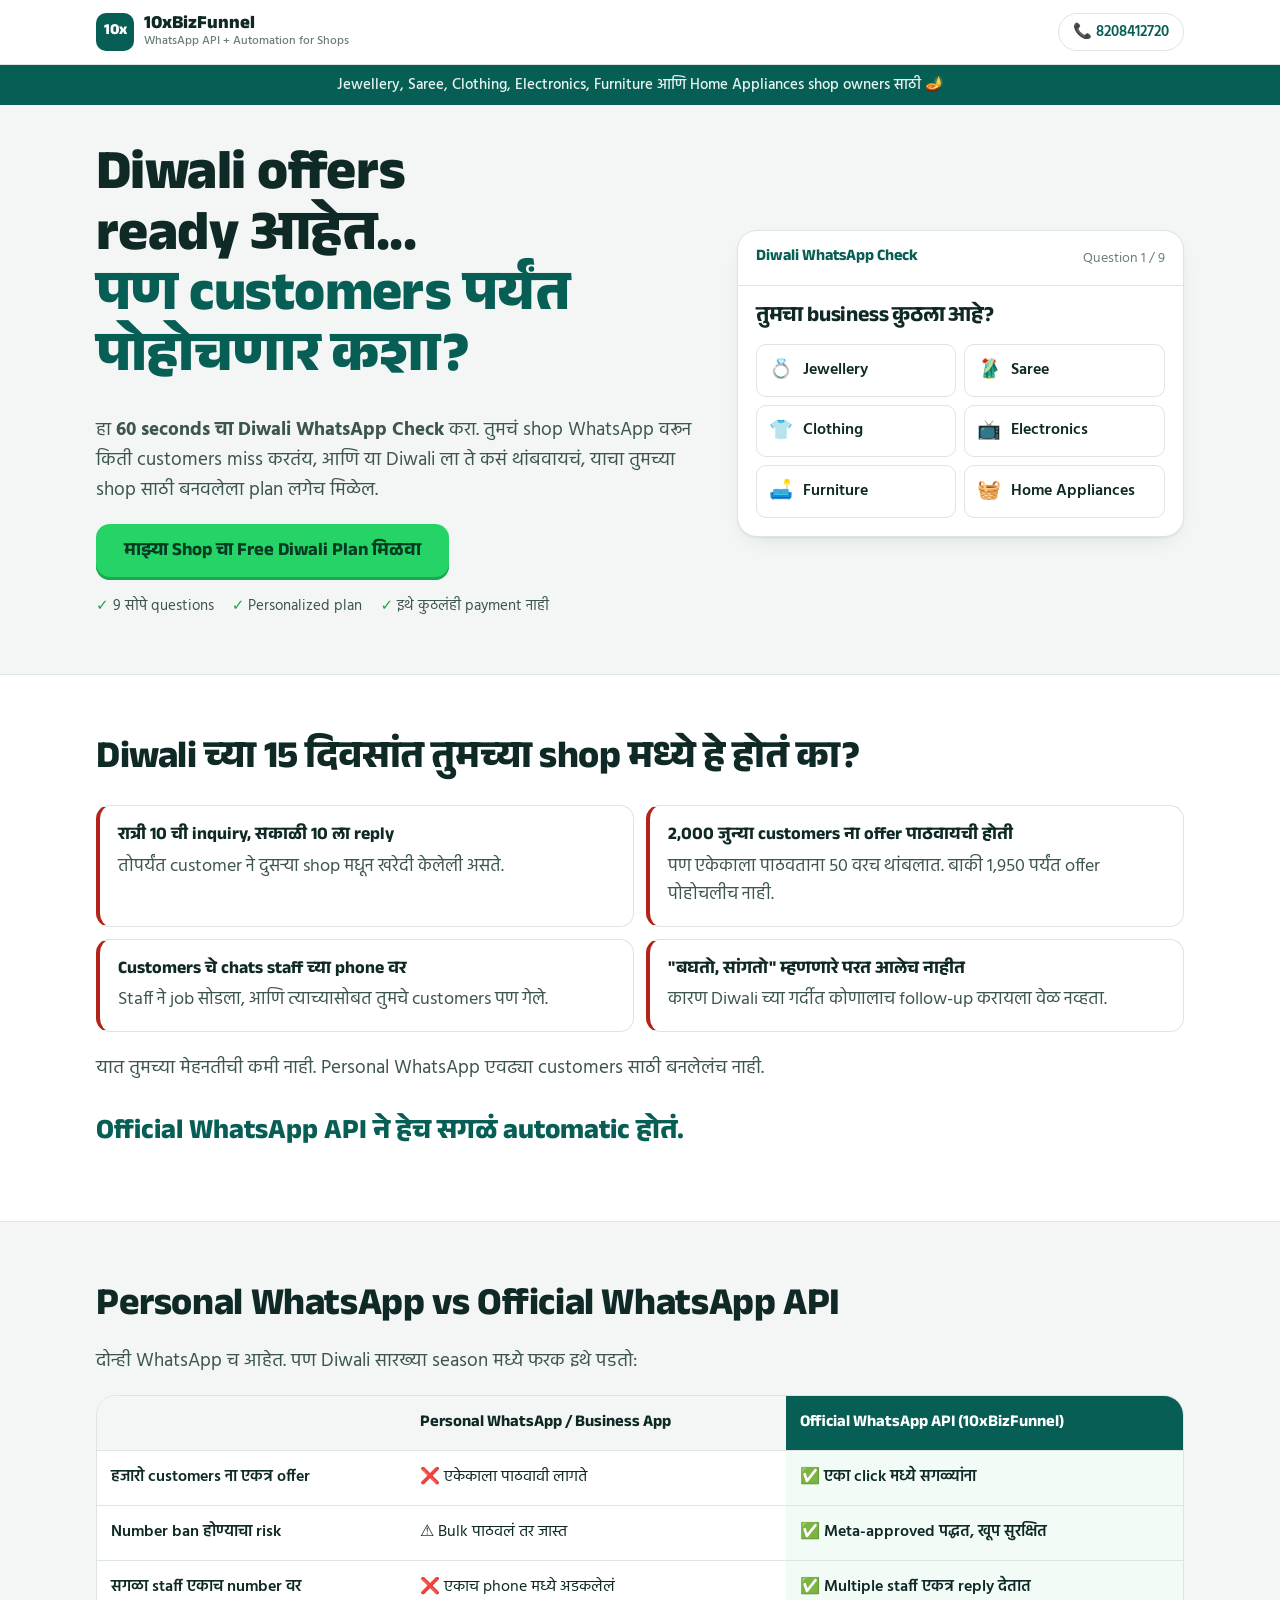
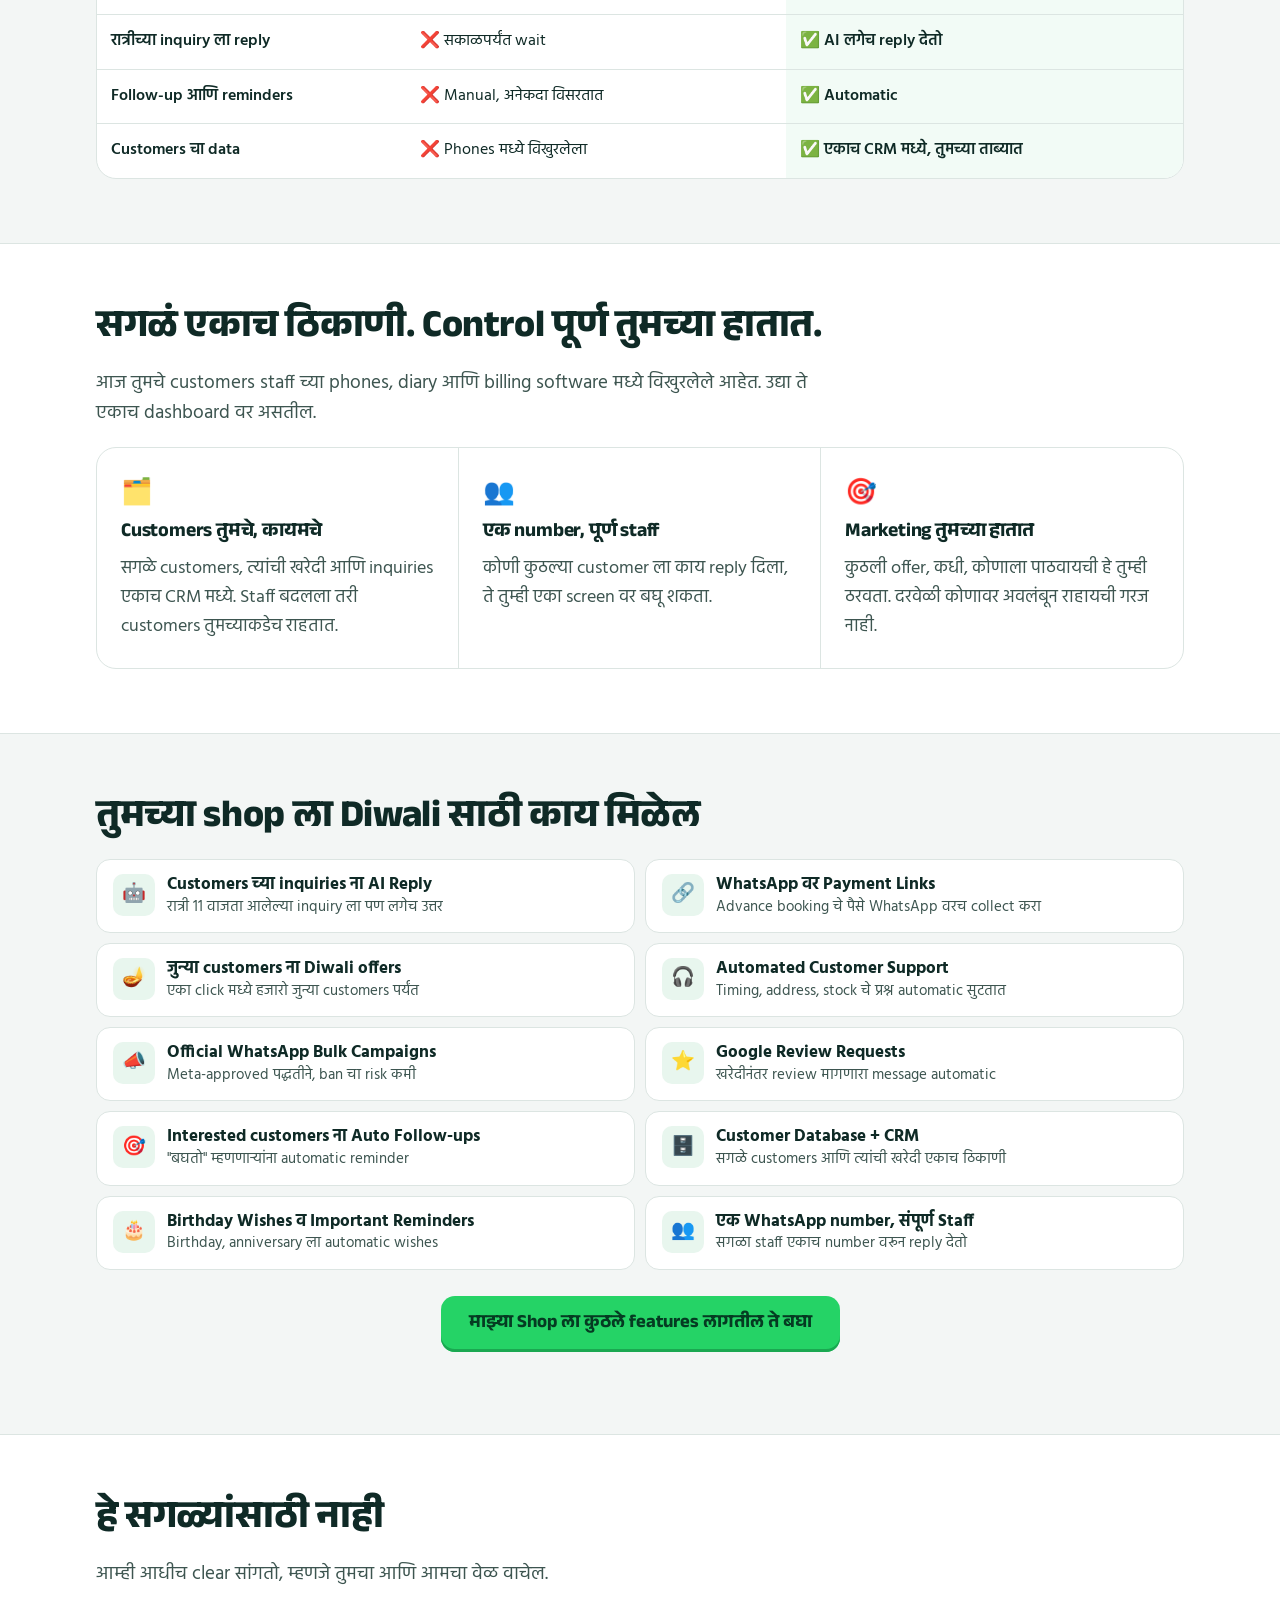
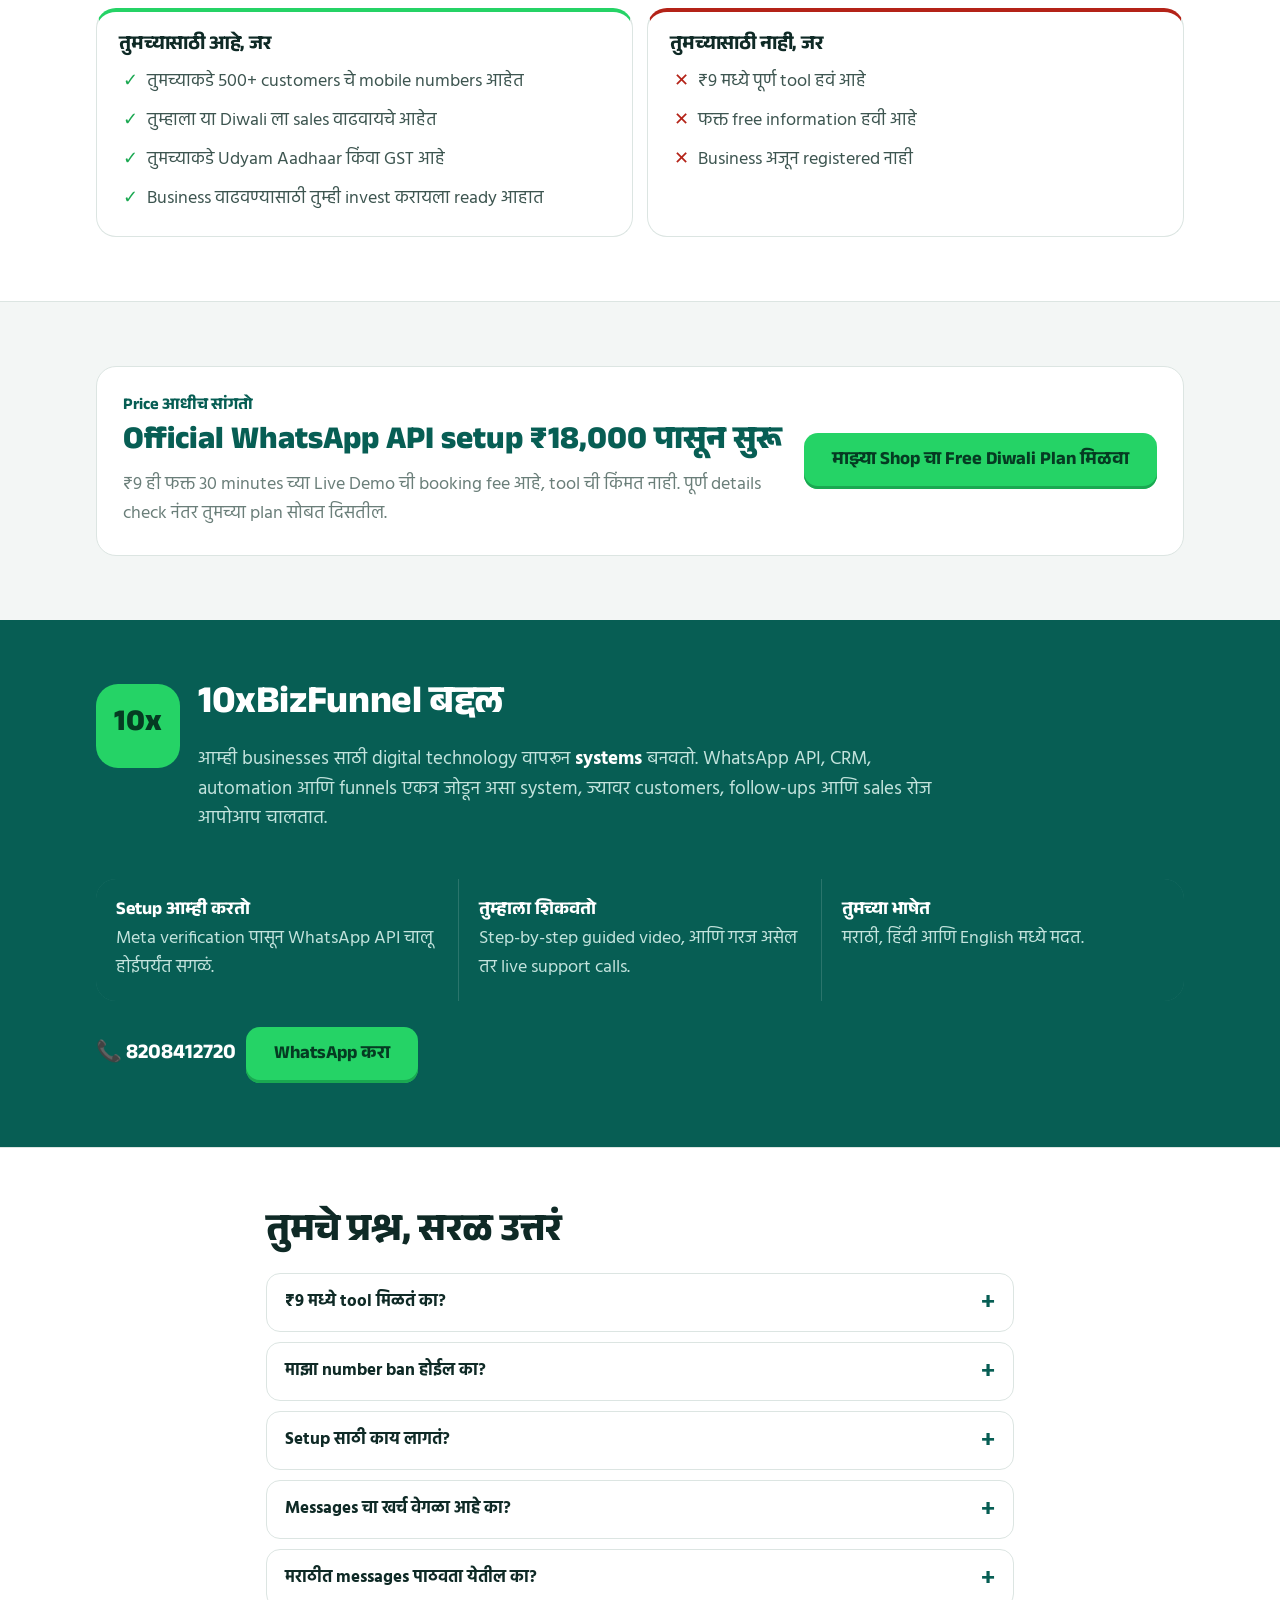
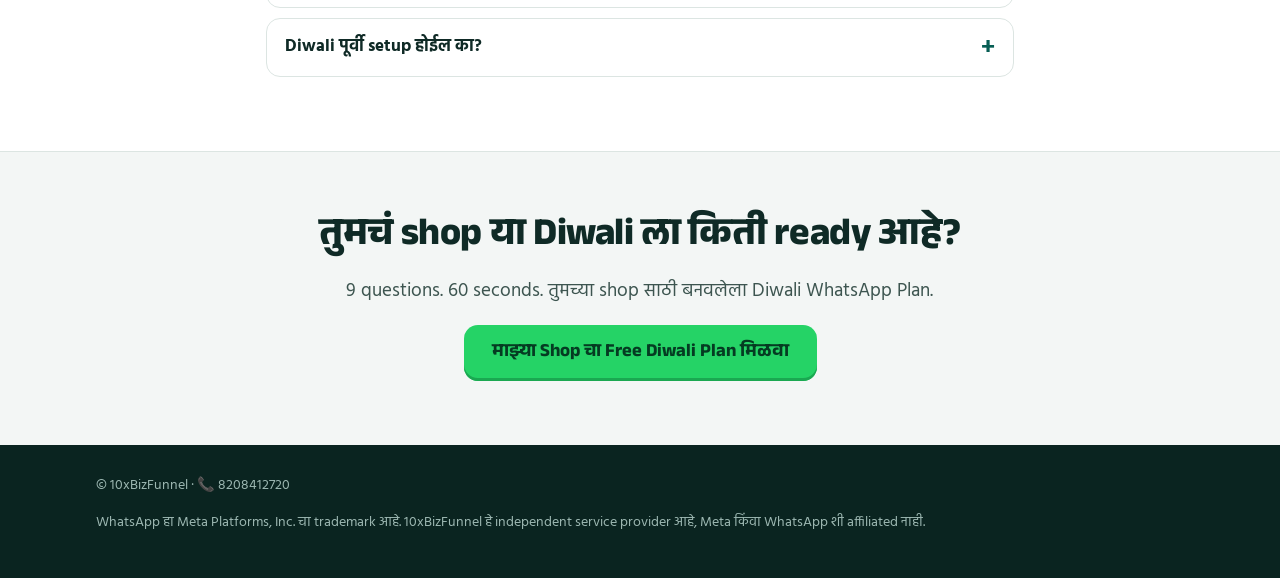
<file: index.html>
<!doctype html>
<html lang="mr">
<head>
<meta charset="utf-8">
<meta name="viewport" content="width=device-width, initial-scale=1, viewport-fit=cover">
<title>Diwali WhatsApp Check | 10xBizFunnel</title>
<meta name="description" content="Jewellery, Saree, Clothing, Electronics, Furniture आणि Home Appliances shops साठी 60 seconds चा Diwali WhatsApp Check. तुमचं shop किती customers miss करतंय ते बघा आणि free personalized plan मिळवा.">
<meta name="theme-color" content="#075E54">
<link rel="preconnect" href="https://fonts.googleapis.com">
<link rel="preconnect" href="https://fonts.gstatic.com" crossorigin>
<link href="https://fonts.googleapis.com/css2?family=Anek+Devanagari:wght@600;700;800&family=Hind:wght@400;500;600;700&display=swap" rel="stylesheet">
<link rel="stylesheet" href="assets/style.css">
<!-- Meta Pixel Code -->
<script>
!function(f,b,e,v,n,t,s){if(f.fbq)return;n=f.fbq=function(){n.callMethod?
n.callMethod.apply(n,arguments):n.queue.push(arguments)};if(!f._fbq)f._fbq=n;
n.push=n;n.loaded=!0;n.version='2.0';n.queue=[];t=b.createElement(e);t.async=!0;
t.src=v;s=b.getElementsByTagName(e)[0];s.parentNode.insertBefore(t,s)}(window,
document,'script','https://connect.facebook.net/en_US/fbevents.js');
fbq('init', '312533886612641');
fbq('track', 'PageView');
</script>
<noscript><img height="1" width="1" style="display:none" alt=""
src="https://www.facebook.com/tr?id=312533886612641&ev=PageView&noscript=1"></noscript>
<!-- End Meta Pixel Code -->
</head>
<body>

<header class="topbar">
  <div class="wrap">
    <a class="brand" href="index.html" data-brand aria-label="10xBizFunnel"></a>
    <a class="call" data-call href="#">📞 <span data-cfg="phone"></span></a>
  </div>
</header>

<div class="strip"><div class="wrap">Jewellery, Saree, Clothing, Electronics, Furniture आणि Home Appliances shop owners साठी 🪔</div></div>

<main>
  <!-- HERO: message-matches the ad, and the first quiz question starts right here -->
  <section class="hero">
    <div class="wrap hero-grid">
      <div>
        <h1>Diwali offers ready आहेत...<span class="l2">पण customers पर्यंत पोहोचणार कशा?</span></h1>
        <p class="lead">हा <b>60 seconds चा Diwali WhatsApp Check</b> करा. तुमचं shop WhatsApp वरून किती customers miss करतंय, आणि या Diwali ला ते कसं थांबवायचं, याचा तुमच्या shop साठी बनवलेला plan लगेच मिळेल.</p>
        <a class="btn" href="quiz.html">माझ्या Shop चा Free Diwali Plan मिळवा</a>
        <ul class="reassure">
          <li>9 सोपे questions</li>
          <li>Personalized plan</li>
          <li>इथे कुठलंही payment नाही</li>
        </ul>
      </div>

      <div class="qcard" aria-label="पहिला question">
        <div class="qcard-head"><b>Diwali WhatsApp Check</b><span>Question 1 / 9</span></div>
        <div class="qcard-body">
          <h3>तुमचा business कुठला आहे?</h3>
          <div class="qgrid">
            <a class="qopt" href="quiz.html?biz=Jewellery"><span class="ic">💍</span>Jewellery</a>
            <a class="qopt" href="quiz.html?biz=Saree"><span class="ic">🥻</span>Saree</a>
            <a class="qopt" href="quiz.html?biz=Clothing"><span class="ic">👕</span>Clothing</a>
            <a class="qopt" href="quiz.html?biz=Electronics"><span class="ic">📺</span>Electronics</a>
            <a class="qopt" href="quiz.html?biz=Furniture"><span class="ic">🛋️</span>Furniture</a>
            <a class="qopt" href="quiz.html?biz=Home%20Appliances"><span class="ic">🧺</span>Home Appliances</a>
          </div>
        </div>
      </div>
    </div>
  </section>

  <!-- PROBLEM: make the leak visible -->
  <section class="section section-white">
    <div class="wrap">
      <h2>Diwali च्या 15 दिवसांत तुमच्या shop मध्ये हे होतं का?</h2>
      <div class="pains">
        <div class="pain"><b>रात्री 10 ची inquiry, सकाळी 10 ला reply</b><span>तोपर्यंत customer ने दुसऱ्या shop मधून खरेदी केलेली असते.</span></div>
        <div class="pain"><b>2,000 जुन्या customers ना offer पाठवायची होती</b><span>पण एकेकाला पाठवताना 50 वरच थांबलात. बाकी 1,950 पर्यंत offer पोहोचलीच नाही.</span></div>
        <div class="pain"><b>Customers चे chats staff च्या phone वर</b><span>Staff ने job सोडला, आणि त्याच्यासोबत तुमचे customers पण गेले.</span></div>
        <div class="pain"><b>"बघतो, सांगतो" म्हणणारे परत आलेच नाहीत</b><span>कारण Diwali च्या गर्दीत कोणालाच follow-up करायला वेळ नव्हता.</span></div>
      </div>
      <p class="lead">यात तुमच्या मेहनतीची कमी नाही. Personal WhatsApp एवढ्या customers साठी बनलेलंच नाही.</p>
      <p class="turn">Official WhatsApp API ने हेच सगळं automatic होतं.</p>
    </div>
  </section>

  <!-- WHY API -->
  <section class="section">
    <div class="wrap">
      <h2>Personal WhatsApp vs Official WhatsApp API</h2>
      <p class="lead">दोन्ही WhatsApp च आहेत. पण Diwali सारख्या season मध्ये फरक इथे पडतो:</p>
      <div class="table-scroll">
        <table class="compare">
          <thead>
            <tr><th></th><th>Personal WhatsApp / Business App</th><th class="us">Official WhatsApp API (10xBizFunnel)</th></tr>
          </thead>
          <tbody>
            <tr><td class="row-label">हजारो customers ना एकत्र offer</td><td data-k="आत्ता">❌ एकेकाला पाठवावी लागते</td><td class="us" data-k="API ने">✅ एका click मध्ये सगळ्यांना</td></tr>
            <tr><td class="row-label">Number ban होण्याचा risk</td><td data-k="आत्ता">⚠️ Bulk पाठवलं तर जास्त</td><td class="us" data-k="API ने">✅ Meta-approved पद्धत, खूप सुरक्षित</td></tr>
            <tr><td class="row-label">सगळा staff एकाच number वर</td><td data-k="आत्ता">❌ एकाच phone मध्ये अडकलेलं</td><td class="us" data-k="API ने">✅ Multiple staff एकत्र reply देतात</td></tr>
            <tr><td class="row-label">रात्रीच्या inquiry ला reply</td><td data-k="आत्ता">❌ सकाळपर्यंत wait</td><td class="us" data-k="API ने">✅ AI लगेच reply देतो</td></tr>
            <tr><td class="row-label">Follow-up आणि reminders</td><td data-k="आत्ता">❌ Manual, अनेकदा विसरतात</td><td class="us" data-k="API ने">✅ Automatic</td></tr>
            <tr><td class="row-label">Customers चा data</td><td data-k="आत्ता">❌ Phones मध्ये विखुरलेला</td><td class="us" data-k="API ने">✅ एकाच CRM मध्ये, तुमच्या ताब्यात</td></tr>
          </tbody>
        </table>
      </div>
    </div>
  </section>

  <!-- CONTROL -->
  <section class="section section-white">
    <div class="wrap">
      <h2>सगळं एकाच ठिकाणी. Control पूर्ण तुमच्या हातात.</h2>
      <p class="lead">आज तुमचे customers staff च्या phones, diary आणि billing software मध्ये विखुरलेले आहेत. उद्या ते एकाच dashboard वर असतील.</p>
      <div class="pillars">
        <div class="pillar"><div class="ic">🗂️</div><h3>Customers तुमचे, कायमचे</h3><p>सगळे customers, त्यांची खरेदी आणि inquiries एकाच CRM मध्ये. Staff बदलला तरी customers तुमच्याकडेच राहतात.</p></div>
        <div class="pillar"><div class="ic">👥</div><h3>एक number, पूर्ण staff</h3><p>कोणी कुठल्या customer ला काय reply दिला, ते तुम्ही एका screen वर बघू शकता.</p></div>
        <div class="pillar"><div class="ic">🎯</div><h3>Marketing तुमच्या हातात</h3><p>कुठली offer, कधी, कोणाला पाठवायची हे तुम्ही ठरवता. दरवेळी कोणावर अवलंबून राहायची गरज नाही.</p></div>
      </div>
    </div>
  </section>

  <!-- FEATURES (same as ad) -->
  <section class="section">
    <div class="wrap">
      <h2>तुमच्या shop ला Diwali साठी काय मिळेल</h2>
      <div class="features">
        <div class="feature"><span class="ic">🤖</span><div><b>Customers च्या inquiries ना AI Reply</b><span>रात्री 11 वाजता आलेल्या inquiry ला पण लगेच उत्तर</span></div></div>
        <div class="feature"><span class="ic">🔗</span><div><b>WhatsApp वर Payment Links</b><span>Advance booking चे पैसे WhatsApp वरच collect करा</span></div></div>
        <div class="feature"><span class="ic">🪔</span><div><b>जुन्या customers ना Diwali offers</b><span>एका click मध्ये हजारो जुन्या customers पर्यंत</span></div></div>
        <div class="feature"><span class="ic">🎧</span><div><b>Automated Customer Support</b><span>Timing, address, stock चे प्रश्न automatic सुटतात</span></div></div>
        <div class="feature"><span class="ic">📣</span><div><b>Official WhatsApp Bulk Campaigns</b><span>Meta-approved पद्धतीने, ban चा risk कमी</span></div></div>
        <div class="feature"><span class="ic">⭐</span><div><b>Google Review Requests</b><span>खरेदीनंतर review मागणारा message automatic</span></div></div>
        <div class="feature"><span class="ic">🎯</span><div><b>Interested customers ना Auto Follow-ups</b><span>"बघतो" म्हणणाऱ्यांना automatic reminder</span></div></div>
        <div class="feature"><span class="ic">🗄️</span><div><b>Customer Database + CRM</b><span>सगळे customers आणि त्यांची खरेदी एकाच ठिकाणी</span></div></div>
        <div class="feature"><span class="ic">🎂</span><div><b>Birthday Wishes व Important Reminders</b><span>Birthday, anniversary ला automatic wishes</span></div></div>
        <div class="feature"><span class="ic">👥</span><div><b>एक WhatsApp number, संपूर्ण Staff</b><span>सगळा staff एकाच number वरून reply देतो</span></div></div>
      </div>
      <p class="center" style="margin-top:26px"><a class="btn" href="quiz.html">माझ्या Shop ला कुठले features लागतील ते बघा</a></p>
    </div>
  </section>

  <!-- FIT -->
  <section class="section section-white">
    <div class="wrap">
      <h2>हे सगळ्यांसाठी नाही</h2>
      <p class="lead">आम्ही आधीच clear सांगतो, म्हणजे तुमचा आणि आमचा वेळ वाचेल.</p>
      <div class="fit">
        <div class="fit-col yes">
          <h3>तुमच्यासाठी आहे, जर</h3>
          <ul>
            <li>तुमच्याकडे 500+ customers चे mobile numbers आहेत</li>
            <li>तुम्हाला या Diwali ला sales वाढवायचे आहेत</li>
            <li>तुमच्याकडे Udyam Aadhaar किंवा GST आहे</li>
            <li>Business वाढवण्यासाठी तुम्ही invest करायला ready आहात</li>
          </ul>
        </div>
        <div class="fit-col no">
          <h3>तुमच्यासाठी नाही, जर</h3>
          <ul>
            <li>₹9 मध्ये पूर्ण tool हवं आहे</li>
            <li>फक्त free information हवी आहे</li>
            <li>Business अजून registered नाही</li>
          </ul>
        </div>
      </div>
    </div>
  </section>

  <!-- PRICE TRANSPARENCY -->
  <section class="section">
    <div class="wrap">
      <div class="price-note">
        <div>
          <p class="kicker">Price आधीच सांगतो</p>
          <p class="big">Official WhatsApp API setup <span data-cfg="priceBasic"></span> पासून सुरू</p>
          <p class="muted" style="margin:.5em 0 0">₹9 ही फक्त 30 minutes च्या Live Demo ची booking fee आहे, tool ची किंमत नाही. पूर्ण details check नंतर तुमच्या plan सोबत दिसतील.</p>
        </div>
        <a class="btn" href="quiz.html">माझ्या Shop चा Free Diwali Plan मिळवा</a>
      </div>
    </div>
  </section>

  <!-- COMPANY -->
  <section class="section section-brand">
    <div class="wrap company">
      <div class="company-intro">
        <span class="company-mark" aria-hidden="true">10x</span>
        <div>
          <h2>10xBizFunnel बद्दल</h2>
          <p class="lead">आम्ही businesses साठी digital technology वापरून <b style="color:#fff">systems</b> बनवतो. WhatsApp API, CRM, automation आणि funnels एकत्र जोडून असा system, ज्यावर customers, follow-ups आणि sales रोज आपोआप चालतात.</p>
        </div>
      </div>
      <div class="company-points">
        <div><b>Setup आम्ही करतो</b><span>Meta verification पासून WhatsApp API चालू होईपर्यंत सगळं.</span></div>
        <div><b>तुम्हाला शिकवतो</b><span>Step-by-step guided video, आणि गरज असेल तर live support calls.</span></div>
        <div><b>तुमच्या भाषेत</b><span>मराठी, हिंदी आणि English मध्ये मदत.</span></div>
      </div>
      <div class="contact-row">
        <span class="phone-text">📞 <span data-cfg="phone"></span></span>
        <a class="btn" data-wa href="#">WhatsApp करा</a>
      </div>
    </div>
  </section>

  <!-- TESTIMONIALS: shown only when real ones are added in config.js -->
  <section class="section" data-testimonials>
    <div class="wrap">
      <h2>Shop owners काय म्हणतात</h2>
      <div class="testis"></div>
    </div>
  </section>

  <!-- FAQ -->
  <section class="section section-white">
    <div class="wrap narrow faq">
      <h2>तुमचे प्रश्न, सरळ उत्तरं</h2>
      <details><summary>₹9 मध्ये tool मिळतं का?</summary><p>नाही. ₹9 फक्त 30 minutes च्या Live Demo ची booking fee आहे. Tool <span data-cfg="priceBasic"></span> पासून सुरू होतं. ही fee फक्त serious shop owners यावेत म्हणून ठेवली आहे.</p></details>
      <details><summary>माझा number ban होईल का?</summary><p>Official WhatsApp API ही Meta ची approved पद्धत आहे. Personal WhatsApp वरून bulk पाठवण्यापेक्षा खूप सुरक्षित. Meta चे rules कसे follow करायचे ते आम्ही शिकवतो.</p></details>
      <details><summary>Setup साठी काय लागतं?</summary><p>तुमचा Udyam Aadhaar. तो मिळाला की आम्ही तुमचा WhatsApp API setup करून देतो.</p></details>
      <details><summary>Messages चा खर्च वेगळा आहे का?</summary><p>हो. Meta चे message charges वेगळे लागतात, जितके messages पाठवाल तितकेच. तुमच्या customers च्या संख्येनुसार अंदाज demo मध्ये काढून देऊ.</p></details>
      <details><summary>मराठीत messages पाठवता येतील का?</summary><p>हो. मराठी, हिंदी, English, कुठल्याही भाषेत.</p></details>
      <details><summary>Diwali पूर्वी setup होईल का?</summary><p>Meta verification ला काही दिवस लागतात. म्हणून जितक्या लवकर demo book कराल, तितकं Diwali साठी चांगलं.</p></details>
    </div>
  </section>

  <!-- FINAL CTA -->
  <section class="section">
    <div class="wrap narrow center">
      <h2>तुमचं shop या Diwali ला किती ready आहे?</h2>
      <p class="lead" style="margin-inline:auto">9 questions. 60 seconds. तुमच्या shop साठी बनवलेला Diwali WhatsApp Plan.</p>
      <a class="btn" href="quiz.html">माझ्या Shop चा Free Diwali Plan मिळवा</a>
    </div>
  </section>
</main>

<footer class="footer">
  <div class="wrap">
    <p>© 10xBizFunnel · 📞 <span data-cfg="phone"></span></p>
    <p>WhatsApp हा Meta Platforms, Inc. चा trademark आहे. 10xBizFunnel हे independent service provider आहे, Meta किंवा WhatsApp शी affiliated नाही.</p>
  </div>
</footer>

<div class="sticky-cta"><a class="btn" href="quiz.html">माझ्या Shop चा Free Diwali Plan मिळवा</a></div>

<script src="assets/config.js"></script>
<script src="assets/common.js"></script>
</body>
</html>
</file>
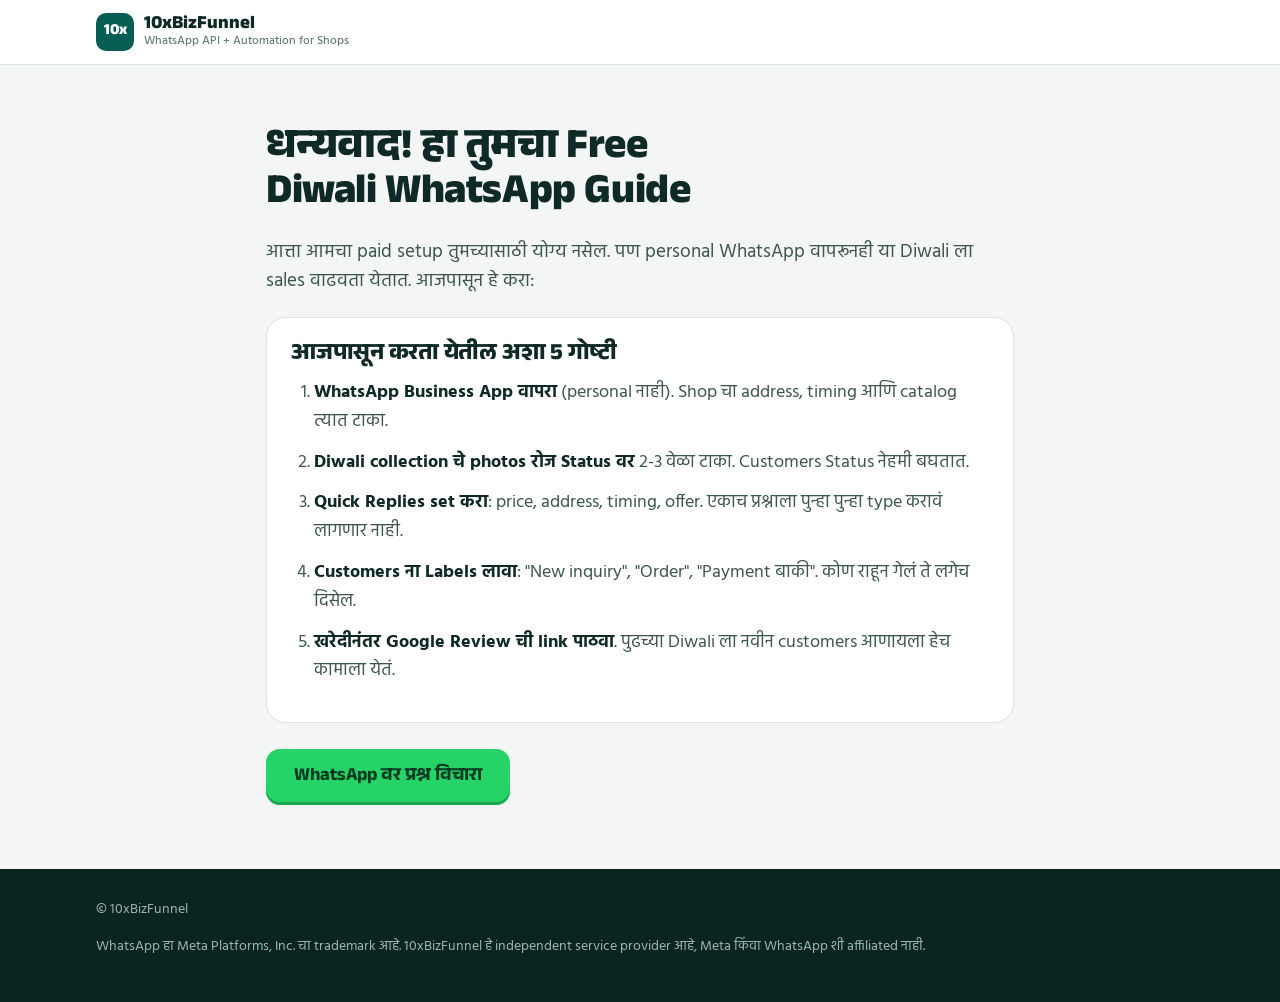
<file: free.html>
<!doctype html>
<html lang="mr">
<head>
<meta charset="utf-8">
<meta name="viewport" content="width=device-width, initial-scale=1, viewport-fit=cover">
<title>Free WhatsApp Diwali Guide | 10xBizFunnel</title>
<meta name="theme-color" content="#075E54">
<meta name="robots" content="noindex">
<link rel="preconnect" href="https://fonts.googleapis.com">
<link rel="preconnect" href="https://fonts.gstatic.com" crossorigin>
<link href="https://fonts.googleapis.com/css2?family=Anek+Devanagari:wght@600;700;800&family=Hind:wght@400;500;600;700&display=swap" rel="stylesheet">
<link rel="stylesheet" href="assets/style.css">
<style>
  .video { position: relative; padding-top: 56.25%; border-radius: var(--r-lg); overflow: hidden; background: #000; margin: 20px 0; max-width: 100%; }
  .video iframe { position: absolute; inset: 0; width: 100%; height: 100%; border: 0; }
  .tips { background: var(--surface); border-radius: var(--r-lg); border: 1px solid var(--line); padding: 24px; margin-top: 20px; }
  .tips ol { margin: 0; padding-left: 1.3em; color: var(--ink-2); }
  .tips li { margin-bottom: 12px; }
  .tips li b { color: var(--ink); }
  .udyam { background: var(--gold-soft); border: 1px solid var(--gold-line); border-radius: var(--r-lg); padding: 22px 24px; margin-top: 20px; }
</style>
<!-- Meta Pixel Code -->
<script>
!function(f,b,e,v,n,t,s){if(f.fbq)return;n=f.fbq=function(){n.callMethod?
n.callMethod.apply(n,arguments):n.queue.push(arguments)};if(!f._fbq)f._fbq=n;
n.push=n;n.loaded=!0;n.version='2.0';n.queue=[];t=b.createElement(e);t.async=!0;
t.src=v;s=b.getElementsByTagName(e)[0];s.parentNode.insertBefore(t,s)}(window,
document,'script','https://connect.facebook.net/en_US/fbevents.js');
fbq('init', '312533886612641');
fbq('track', 'PageView');
</script>
<noscript><img height="1" width="1" style="display:none" alt=""
src="https://www.facebook.com/tr?id=312533886612641&ev=PageView&noscript=1"></noscript>
<!-- End Meta Pixel Code -->
</head>
<body>

<header class="topbar">
  <div class="wrap"><a class="brand" href="index.html" data-brand aria-label="10xBizFunnel"></a></div>
</header>

<main class="section">
  <div class="wrap narrow">
    <h1 id="title" style="font-size:clamp(1.8rem,5.4vw,2.6rem)">धन्यवाद! हा तुमचा Free Diwali WhatsApp Guide</h1>
    <p class="lead" id="intro">आत्ता आमचा paid setup तुमच्यासाठी योग्य नसेल. पण personal WhatsApp वापरूनही या Diwali ला sales वाढवता येतात. आजपासून हे करा:</p>

    <div class="video hidden" id="video"></div>

    <div class="tips">
      <h2 style="font-size:1.45rem">आजपासून करता येतील अशा 5 गोष्टी</h2>
      <ol>
        <li><b>WhatsApp Business App वापरा</b> (personal नाही). Shop चा address, timing आणि catalog त्यात टाका.</li>
        <li><b>Diwali collection चे photos रोज Status वर</b> 2-3 वेळा टाका. Customers Status नेहमी बघतात.</li>
        <li><b>Quick Replies set करा</b>: price, address, timing, offer. एकाच प्रश्नाला पुन्हा पुन्हा type करावं लागणार नाही.</li>
        <li><b>Customers ना Labels लावा</b>: "New inquiry", "Order", "Payment बाकी". कोण राहून गेलं ते लगेच दिसेल.</li>
        <li><b>खरेदीनंतर Google Review ची link पाठवा</b>. पुढच्या Diwali ला नवीन customers आणायला हेच कामाला येतं.</li>
      </ol>
    </div>

    <div class="udyam hidden" id="udyam">
      <h2 style="font-size:1.45rem">Official WhatsApp API हवा असेल तर</h2>
      <p>Official WhatsApp API साठी business registration लागतं. <b>Udyam registration सरकारी portal वर free होतं.</b> ते झालं की आम्हाला WhatsApp करा, पुढचं आम्ही सांगतो.</p>
      <a class="btn btn-dark" href="https://udyamregistration.gov.in" target="_blank" rel="noopener">Udyam portal उघडा</a>
    </div>

    <div style="margin-top:26px">
      <a class="btn" data-wa="नमस्कार, मी free guide बघितला. मला WhatsApp API बद्दल अजून माहिती हवी आहे." href="#">WhatsApp वर प्रश्न विचारा</a>
    </div>
  </div>
</main>

<footer class="footer" style="padding-block:30px">
  <div class="wrap">
    <p>© 10xBizFunnel</p>
    <p>WhatsApp हा Meta Platforms, Inc. चा trademark आहे. 10xBizFunnel हे independent service provider आहे, Meta किंवा WhatsApp शी affiliated नाही.</p>
  </div>
</footer>

<script src="assets/config.js"></script>
<script src="assets/common.js"></script>
<script>
(function () {
  var C = window.FUNNEL_CONFIG || {}, esc = window.FUNNEL.esc;
  var p = new URLSearchParams(location.search);
  var name = p.get("n");
  if (!name) { try { name = (JSON.parse(localStorage.getItem("wa_quiz_lead") || "{}").first_name) || ""; } catch (e) {} }
  if (name) document.getElementById("title").textContent = "धन्यवाद " + name + " जी! हा तुमचा Free Diwali WhatsApp Guide";
  if (p.get("reason") === "docs") {
    document.getElementById("udyam").classList.remove("hidden");
    document.getElementById("intro").textContent = "Official WhatsApp API साठी business registration लागतं, म्हणून आत्ता setup शक्य नाही. तोपर्यंत personal WhatsApp वापरूनही Diwali sales वाढवता येतात:";
  }
  if (C.freeVideoEmbedUrl) {
    var v = document.getElementById("video");
    v.innerHTML = '<iframe src="' + esc(C.freeVideoEmbedUrl) + '" title="Free WhatsApp marketing video" allowfullscreen loading="lazy"></iframe>';
    v.classList.remove("hidden");
  }
})();
</script>
</body>
</html>
</file>
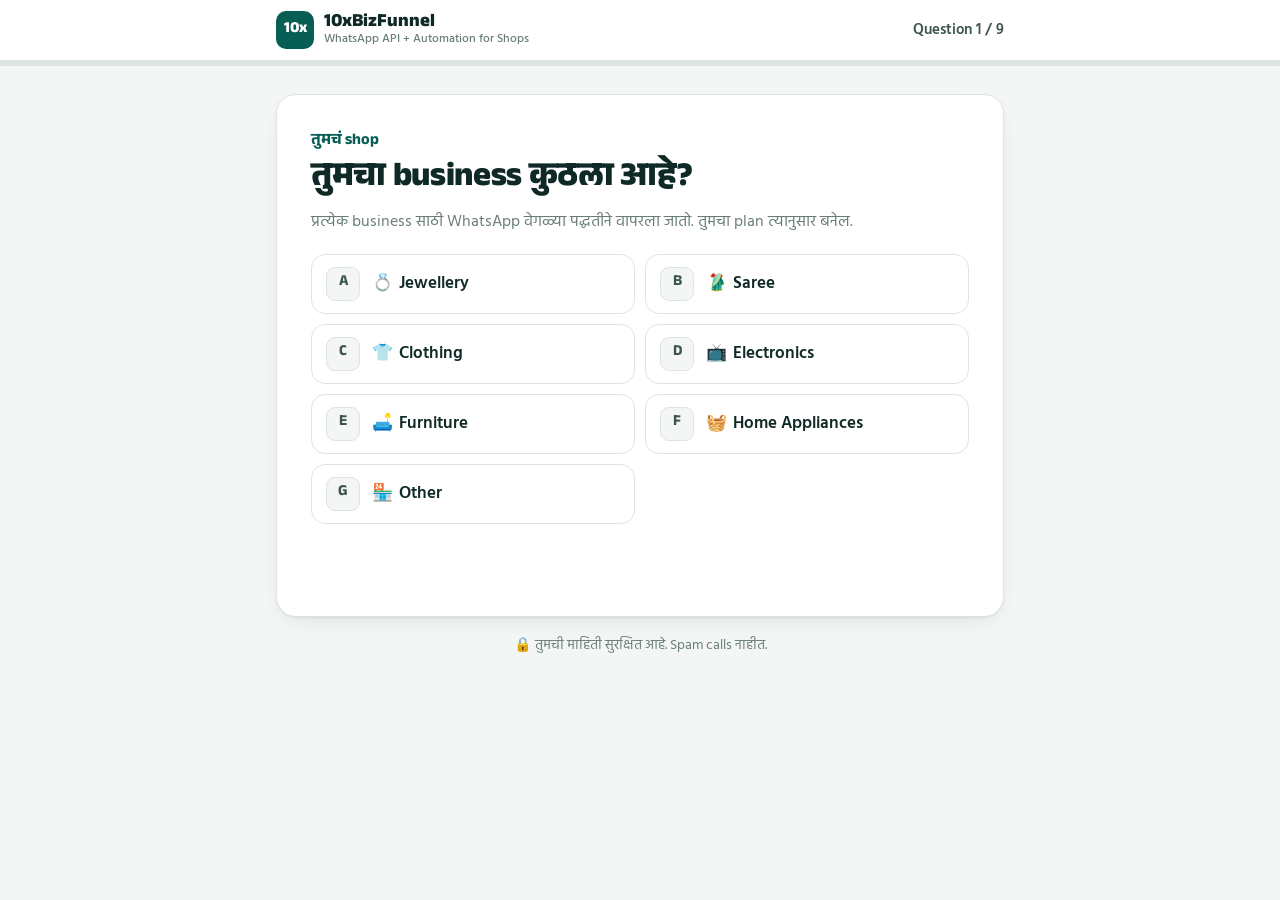
<file: quiz.html>
<!doctype html>
<html lang="mr">
<head>
<meta charset="utf-8">
<meta name="viewport" content="width=device-width, initial-scale=1, viewport-fit=cover">
<title>Diwali WhatsApp Check | 10xBizFunnel</title>
<meta name="theme-color" content="#FFFFFF">
<meta name="robots" content="noindex">
<link rel="preconnect" href="https://fonts.googleapis.com">
<link rel="preconnect" href="https://fonts.gstatic.com" crossorigin>
<link href="https://fonts.googleapis.com/css2?family=Anek+Devanagari:wght@600;700;800&family=Hind:wght@400;500;600;700&display=swap" rel="stylesheet">
<link rel="stylesheet" href="assets/style.css">
<style>
  .qtop { position: sticky; top: env(safe-area-inset-top, 0px); z-index: 20; background: var(--surface); border-bottom: 1px solid var(--line); }
  .qtop .wrap { display: flex; align-items: center; gap: 12px; min-height: 60px; max-width: 760px; }
  .qtop .count { margin-left: auto; font-weight: 600; color: var(--ink-2); font-size: .95rem; font-variant-numeric: tabular-nums; white-space: nowrap; }
  .bar { height: 5px; background: var(--line); }
  .bar i { display: block; height: 100%; width: 0; background: var(--accent); transition: width .35s ease; }

  .stage { max-width: 760px; margin: 0 auto; padding-block: 28px 48px; }
  .card { background: var(--surface); border: 1px solid var(--line); border-radius: var(--r-lg); box-shadow: var(--shadow); padding: 26px 22px; }
  @media (min-width: 600px) { .card { padding: 34px 34px; } }
  .card.enter { animation: enter .28s ease-out; }
  @keyframes enter { from { opacity: 0; transform: translateY(8px); } to { opacity: 1; transform: none; } }
  .sec { font-family: var(--font-display); font-weight: 700; color: var(--brand); font-size: .98rem; margin: 0 0 6px; }
  .card h1 { font-size: clamp(1.55rem, 5vw, 2.1rem); line-height: 1.2; margin-bottom: .3em; }
  .why { color: var(--muted); font-size: .98rem; margin: 0 0 18px; }
  .info { background: var(--gold-soft); border: 1px solid var(--gold-line); border-radius: var(--r-md); padding: 14px 16px; margin: 0 0 18px; color: #4D3400; }
  .info b { color: #3A2700; }

  .opts { display: grid; gap: 10px; }
  @media (min-width: 600px) { .opts.two { grid-template-columns: 1fr 1fr; } }
  .opt { display: grid; grid-template-columns: 34px 1fr; gap: 12px; align-items: center; text-align: left; width: 100%;
    font: inherit; font-size: 1.06rem; font-weight: 600; color: var(--ink); background: var(--surface);
    border: 1.5px solid var(--line); border-radius: var(--r-md); padding: 12px 14px; min-height: 58px; cursor: pointer;
    transition: border-color .12s ease, background .12s ease; }
  .opt:hover { border-color: var(--accent); background: #F7FCF9; }
  .opt .k { width: 34px; height: 34px; border-radius: 9px; border: 1.5px solid var(--line); display: grid; place-items: center;
    font-family: var(--font-display); font-weight: 700; color: var(--ink-2); font-size: .95rem; background: var(--bg); }
  .opt.sel { border-color: var(--accent); background: var(--tint); }
  .opt.sel .k { background: var(--accent); border-color: var(--accent); color: var(--accent-ink); }
  .opt .ic { margin-right: 6px; }

  .nav { display: flex; justify-content: space-between; align-items: center; margin-top: 18px; min-height: 40px; }
  .back { background: none; border: 0; font: inherit; color: var(--ink-2); cursor: pointer; padding: 8px 4px; font-weight: 600; }
  .back:hover { color: var(--brand); }
  .trust { text-align: center; color: var(--muted); font-size: .88rem; margin-top: 18px; }

  .analyzing { text-align: center; }
  .spinner { width: 54px; height: 54px; border-radius: 50%; border: 5px solid var(--tint); border-top-color: var(--accent); margin: 6px auto 18px; animation: spin .9s linear infinite; }
  @keyframes spin { to { transform: rotate(360deg); } }
  .checks { list-style: none; padding: 0; margin: 16px auto 0; max-width: 380px; text-align: left; }
  .checks li { padding: 8px 0 8px 34px; position: relative; color: var(--muted); }
  .checks li::before { content: ""; position: absolute; left: 0; top: 9px; width: 22px; height: 22px; border-radius: 50%; border: 2px solid var(--line); }
  .checks li.done { color: var(--ink); font-weight: 600; }
  .checks li.done::before { content: "✓"; background: var(--accent); border-color: var(--accent); color: var(--accent-ink); font-size: .8rem; font-weight: 800; display: grid; place-items: center; }

  .ready { display: inline-flex; gap: 8px; align-items: center; background: var(--tint); color: var(--accent-ink); font-weight: 700; border-radius: 999px; padding: 4px 14px; margin-bottom: 12px; font-size: .95rem; }
  .form-grid { display: grid; gap: 12px; margin-top: 8px; }
  @media (min-width: 600px) { .form-grid { grid-template-columns: 1fr 1fr; } .form-grid .full { grid-column: 1 / -1; } }
  .field { min-width: 0; }
  .field label { display: block; font-size: .92rem; font-weight: 600; color: var(--ink-2); margin-bottom: 4px; }
  .field input { width: 100%; font: inherit; font-size: 1.05rem; padding: 12px 13px; border-radius: var(--r-sm); border: 1.5px solid var(--line); background: var(--surface); color: var(--ink); }
  .field input:focus { border-color: var(--accent); outline: none; box-shadow: 0 0 0 3px rgba(37, 211, 102, .2); }
  .field .err { color: var(--danger); font-size: .86rem; min-height: 1.2em; display: block; }
  .phone-in { display: flex; }
  .phone-in span { padding: 12px 11px; border: 1.5px solid var(--line); border-right: 0; border-radius: var(--r-sm) 0 0 var(--r-sm); background: var(--bg); color: var(--ink-2); font-weight: 600; }
  .phone-in input { border-radius: 0 var(--r-sm) var(--r-sm) 0; min-width: 0; }
  .privacy { font-size: .86rem; color: var(--muted); margin: 6px 0 14px; }
</style>
<!-- Meta Pixel Code -->
<script>
!function(f,b,e,v,n,t,s){if(f.fbq)return;n=f.fbq=function(){n.callMethod?
n.callMethod.apply(n,arguments):n.queue.push(arguments)};if(!f._fbq)f._fbq=n;
n.push=n;n.loaded=!0;n.version='2.0';n.queue=[];t=b.createElement(e);t.async=!0;
t.src=v;s=b.getElementsByTagName(e)[0];s.parentNode.insertBefore(t,s)}(window,
document,'script','https://connect.facebook.net/en_US/fbevents.js');
fbq('init', '312533886612641');
fbq('track', 'PageView');
</script>
<noscript><img height="1" width="1" style="display:none" alt=""
src="https://www.facebook.com/tr?id=312533886612641&ev=PageView&noscript=1"></noscript>
<!-- End Meta Pixel Code -->
</head>
<body>

<header class="qtop">
  <div class="wrap">
    <a class="brand" href="index.html" data-brand aria-label="10xBizFunnel"></a>
    <span class="count" id="count" aria-live="polite"></span>
  </div>
  <div class="bar" aria-hidden="true"><i id="bar"></i></div>
</header>

<main class="wrap stage">
  <div id="screen"></div>
  <p class="trust">🔒 तुमची माहिती सुरक्षित आहे. Spam calls नाहीत.</p>
</main>

<script src="assets/config.js"></script>
<script src="assets/common.js"></script>
<script>
(function () {
  var C = window.FUNNEL_CONFIG || {};
  var esc = window.FUNNEL.esc;

  /* QUESTIONS — key = GHL custom field key. The option text (t) is the value saved
     in GHL, so keep GHL dropdown/radio options identical. pts = lead score, tag = GHL tag. */
  var Q = [
    { key: "business_type", sec: "तुमचं shop", two: true,
      q: "तुमचा business कुठला आहे?",
      why: "प्रत्येक business साठी WhatsApp वेगळ्या पद्धतीने वापरला जातो. तुमचा plan त्यानुसार बनेल.",
      opts: [
        { t: "Jewellery", i: "💍" }, { t: "Saree", i: "🥻" }, { t: "Clothing", i: "👕" },
        { t: "Electronics", i: "📺" }, { t: "Furniture", i: "🛋️" }, { t: "Home Appliances", i: "🧺" },
        { t: "Other", i: "🏪" }
      ] },
    { key: "customer_database_size", sec: "तुमचं shop",
      q: "तुमच्याकडे किती customers चे mobile numbers आहेत?",
      why: "Billing software, diary, phone contacts, सगळे मिळून अंदाजे सांगा.",
      opts: [
        { t: "500 पेक्षा कमी", pts: 0 }, { t: "500 ते 2,000", pts: 5 },
        { t: "2,000 ते 10,000", pts: 10 }, { t: "10,000 पेक्षा जास्त", pts: 15 }
      ] },
    { key: "current_offer_method", sec: "आत्ताची पद्धत",
      q: "सध्या offers customers पर्यंत कशा पोहोचवता?",
      why: "यावरून तुमच्या shop मधून customers नेमके कुठे निसटतायत ते समजेल.",
      opts: [
        { t: "Personal WhatsApp वरून एकेकाला" }, { t: "WhatsApp Broadcast list" },
        { t: "SMS" }, { t: "अजून काहीच पाठवत नाही" }
      ] },
    { key: "diwali_main_problem", sec: "आत्ताची पद्धत",
      q: "Diwali season मध्ये सगळ्यात जास्त त्रास कशाचा होतो?",
      why: "तुमच्या plan मध्ये याच problem चं solution सगळ्यात आधी दिसेल.",
      opts: [
        { t: "Inquiries ना वेळेवर reply देता येत नाही" }, { t: "जुने customers परत येत नाहीत" },
        { t: "Staff ला सगळं manage होत नाही" }, { t: "Payment आणि follow-up राहून जातं" }
      ] },
    { key: "staff_size", sec: "तुमची team",
      q: "Shop मध्ये तुमच्यासोबत किती staff आहे?",
      why: "किती लोक एकाच WhatsApp number वरून काम करतील, ते plan मध्ये धरू.",
      opts: [
        { t: "मी एकटाच", pts: 0 }, { t: "1 ते 3", pts: 5 },
        { t: "4 ते 10", pts: 10 }, { t: "10 पेक्षा जास्त / branches आहेत", pts: 15 }
      ] },
    { key: "decision_maker", sec: "तुमची team",
      q: "Shop च्या marketing चा final decision कोण घेतं?",
      why: "Demo मध्ये decision घेणारी व्यक्ती असली की वेळ वाचतो.",
      opts: [
        { t: "मी स्वतः (owner)", pts: 15 },
        { t: "मी आणि partner मिळून", pts: 10 },
        { t: "मी staff आहे, decision owner घेतात", pts: 0, tag: "not-decision-maker" }
      ] },
    { key: "business_document", sec: "Eligibility",
      q: "तुमच्याकडे Udyam Aadhaar (MSME registration) आहे का?",
      why: "Official WhatsApp API साठी Meta तुमच्या business चं verification करतं. त्यासाठी हे लागतं.",
      opts: [
        { t: "हो, Udyam Aadhaar आहे", pts: 15, tag: "udyam-yes" },
        { t: "Udyam नाही, पण GST आहे", pts: 10, tag: "gst-only" },
        { t: "दोन्ही नाही", pts: 0, tag: "no-documents" }
      ] },
    { key: "start_timeline", sec: "Eligibility",
      q: "हे कधी पासून सुरू करायचं आहे?",
      why: "Meta verification ला काही दिवस लागतात, म्हणून timeline महत्त्वाची आहे.",
      opts: [
        { t: "Diwali पूर्वी, लगेच", pts: 15, tag: "before-diwali" },
        { t: "Diwali नंतर 1-2 महिन्यांत", pts: 8 },
        { t: "अजून ठरवलं नाही", pts: 2 }
      ] },
    { key: "budget_readiness", sec: "शेवटचा प्रश्न",
      info: true,
      q: "हे लक्षात घेऊन, तुम्ही ready आहात का?",
      why: "उत्तर काहीही असलं तरी तुम्हाला उपयोगी पडेल असा plan मिळेल.",
      opts: [
        { t: "हो, योग्य वाटलं तर लगेच start करायचं", pts: 20, tag: "budget-ready" },
        { t: "आधी नीट समजून घ्यायचं आहे", pts: 8 },
        { t: "नाही, मला फक्त free information हवी", pts: 0, tag: "free-only" }
      ] }
  ];

  var screen = document.getElementById("screen");
  var bar = document.getElementById("bar");
  var count = document.getElementById("count");
  var answers = {};
  var step = 0;
  var locked = false;
  var reduce = window.matchMedia && window.matchMedia("(prefers-reduced-motion: reduce)").matches;
  var LET = "ABCDEFG";

  function setProgress(n) { bar.style.width = Math.round((n / (Q.length + 1)) * 100) + "%"; }

  function render() {
    var q = Q[step];
    count.textContent = "Question " + (step + 1) + " / " + Q.length;
    setProgress(step);
    var html = '<div class="card enter">' +
      '<p class="sec">' + esc(q.sec) + '</p>' +
      (q.info ? '<div class="info">एक गोष्ट आधीच clear करतो: Official WhatsApp API setup <b>' + esc(C.priceBasic) +
        '</b> पासून सुरू होतो. <b>' + esc(C.demoPrice) + '</b> ही फक्त 30 minutes च्या Live Demo ची booking fee आहे, tool ची किंमत नाही.</div>' : "") +
      '<h1 id="qh">' + esc(q.q) + '</h1>' +
      '<p class="why">' + esc(q.why) + '</p>' +
      '<div class="opts' + (q.two ? " two" : "") + '" role="radiogroup" aria-labelledby="qh">' +
      q.opts.map(function (o, i) {
        var sel = answers[q.key] === o;
        return '<button type="button" role="radio" aria-checked="' + sel + '" class="opt' + (sel ? " sel" : "") + '" data-i="' + i + '">' +
          '<span class="k">' + LET[i] + '</span><span>' + (o.i ? '<span class="ic">' + o.i + '</span>' : "") + esc(o.t) + '</span></button>';
      }).join("") + '</div>' +
      '<div class="nav">' + (step > 0 ? '<button type="button" class="back" id="back">← मागे</button>' : "<span></span>") + '</div>' +
      '</div>';
    screen.innerHTML = html;
    locked = false;
    screen.querySelectorAll(".opt").forEach(function (b) {
      b.addEventListener("click", function () { pick(q, +b.getAttribute("data-i"), b); });
    });
    var bk = document.getElementById("back");
    if (bk) bk.addEventListener("click", function () { step--; render(); });
    if (step > 0) { var h = document.getElementById("qh"); h.setAttribute("tabindex", "-1"); h.focus({ preventScroll: true }); }
    window.scrollTo(0, 0);
  }

  function pick(q, i, btn) {
    if (locked) return; locked = true;
    answers[q.key] = q.opts[i];
    screen.querySelectorAll(".opt").forEach(function (b) { b.classList.remove("sel"); b.setAttribute("aria-checked", "false"); });
    btn.classList.add("sel"); btn.setAttribute("aria-checked", "true");
    setTimeout(function () {
      step++;
      if (step < Q.length) render(); else analyzing();
    }, reduce ? 0 : 260);
  }

  /* ---------- "Building your plan" moment ---------- */
  function analyzing() {
    count.textContent = "Plan तयार होतोय";
    setProgress(Q.length);
    var biz = answers.business_type ? answers.business_type.t : "";
    screen.innerHTML = '<div class="card enter analyzing">' +
      '<div class="spinner" aria-hidden="true"></div>' +
      '<h1>तुमचा Diwali WhatsApp Plan तयार होतोय…</h1>' +
      '<ul class="checks">' +
      '<li>' + (biz && biz !== "Other" ? esc(biz) + " shop साठी" : "तुमच्या shop साठी") + ' best features निवडतोय</li>' +
      '<li>तुमच्या customers च्या संख्येनुसार plan बसवतोय</li>' +
      '<li>तुमच्या मुख्य problem चं solution जोडतोय</li>' +
      '</ul></div>';
    var items = screen.querySelectorAll(".checks li"), k = 0;
    var t = setInterval(function () {
      if (k < items.length) { items[k++].classList.add("done"); return; }
      clearInterval(t); contactGate();
    }, reduce ? 150 : 650);
  }

  /* ---------- Contact gate ---------- */
  function contactGate() {
    count.textContent = "शेवटची step";
    screen.innerHTML = '<div class="card enter">' +
      '<span class="ready">✅ तुमचा plan ready आहे</span>' +
      '<h1>तुमचा Diwali WhatsApp Plan कोणाच्या नावाने तयार करू?</h1>' +
      '<p class="why">Details भरा, तुमचा personalized plan लगेच पुढच्या page वर उघडेल.</p>' +
      '<form id="cform" novalidate><div class="form-grid">' +
      fld("name", "तुमचं नाव", "text", "उदा. राहुल पाटील", "name") +
      '<div class="field"><label for="phone">WhatsApp number</label><div class="phone-in"><span>+91</span>' +
        '<input id="phone" name="phone" type="tel" inputmode="numeric" autocomplete="tel-national" maxlength="10" placeholder="10 अंकी number" required></div><span class="err" id="e-phone"></span></div>' +
      fld("email", "Email", "email", "उदा. shop@gmail.com", "email") +
      fld("business_name", "Shop चं नाव", "text", "उदा. पाटील ज्वेलर्स", "organization") +
      fld("city", "शहर", "text", "उदा. नांदेड", "address-level2", true) +
      '</div>' +
      '<p class="privacy">Submit केल्यावर तुमचा plan लगेच दिसेल. आमची team WhatsApp वर फक्त demo संदर्भात संपर्क करेल.</p>' +
      '<button class="btn btn-block" type="submit" id="sbtn">माझा Diwali Plan बघा</button>' +
      '</form></div>';
    document.getElementById("cform").addEventListener("submit", submit);
    document.getElementById("name").focus({ preventScroll: true });
  }
  function fld(id, label, type, ph, ac, full) {
    return '<div class="field' + (full ? " full" : "") + '"><label for="' + id + '">' + label + '</label>' +
      '<input id="' + id + '" name="' + id + '" type="' + type + '" placeholder="' + ph + '" autocomplete="' + ac + '" required>' +
      '<span class="err" id="e-' + id + '"></span></div>';
  }
  function val(id) { return (document.getElementById(id).value || "").trim(); }
  function setErr(id, m) { document.getElementById("e-" + id).textContent = m || ""; }
  function validate() {
    var ok = true;
    ["name", "phone", "email", "business_name", "city"].forEach(function (k) { setErr(k, ""); });
    if (val("name").length < 2) { setErr("name", "तुमचं नाव लिहा."); ok = false; }
    if (!/^[6-9]\d{9}$/.test(val("phone").replace(/\D/g, ""))) { setErr("phone", "10 अंकी mobile number लिहा (6, 7, 8 किंवा 9 ने सुरू होणारा)."); ok = false; }
    if (!/^[^\s@]+@[^\s@]+\.[^\s@]+$/.test(val("email"))) { setErr("email", "बरोबर email लिहा, उदा. name@gmail.com"); ok = false; }
    if (val("business_name").length < 2) { setErr("business_name", "Shop चं नाव लिहा."); ok = false; }
    if (val("city").length < 2) { setErr("city", "शहराचं नाव लिहा."); ok = false; }
    return ok;
  }

  function score() {
    var s = 0, tags = ["diwali-wa-quiz"];
    Q.forEach(function (q) { var o = answers[q.key]; if (!o) return; s += o.pts || 0; if (o.tag) tags.push(o.tag); });
    var freeOnly = tags.indexOf("free-only") > -1, noDocs = tags.indexOf("no-documents") > -1;
    var cat = freeOnly ? "COLD" : s >= 70 ? "HOT" : s >= 40 ? "WARM" : "COLD";
    tags.push(cat);
    return { score: s, category: cat, tags: tags, freeOnly: freeOnly, noDocs: noDocs };
  }
  function utm() {
    var p = new URLSearchParams(location.search), o = {};
    ["utm_source", "utm_medium", "utm_campaign", "utm_content", "utm_term", "fbclid"].forEach(function (k) { if (p.get(k)) o[k] = p.get(k); });
    return o;
  }
  function send(payload) {
    if (!C.ghlWebhookUrl) { console.warn("config.js मध्ये ghlWebhookUrl नाही, lead GHL ला गेला नाही.", payload); return Promise.resolve(); }
    var timeout = new Promise(function (r) { setTimeout(r, 4000); });
    var req = fetch(C.ghlWebhookUrl, { method: "POST", headers: { "Content-Type": "application/json" }, body: JSON.stringify(payload), keepalive: true })
      .catch(function () {
        var fd = new URLSearchParams();
        Object.keys(payload).forEach(function (k) { fd.append(k, payload[k]); });
        return fetch(C.ghlWebhookUrl, { method: "POST", mode: "no-cors", body: fd, keepalive: true }).catch(function () {});
      });
    return Promise.race([req, timeout]);
  }

  function submit(e) {
    e.preventDefault();
    if (!validate()) { var bad = screen.querySelector(".err:not(:empty)"); if (bad) { var f = bad.parentNode.querySelector("input"); if (f) f.focus(); } return; }
    var btn = document.getElementById("sbtn"); btn.disabled = true; btn.textContent = "Plan उघडतोय…";
    var r = score(), full = val("name");
    var payload = {
      full_name: full, first_name: full.split(/\s+/)[0], last_name: full.split(/\s+/).slice(1).join(" "),
      phone: "+91" + val("phone").replace(/\D/g, ""), email: val("email"),
      business_name: val("business_name"), city: val("city"),
      lead_score: r.score, lead_category: r.category, quiz_tags: r.tags.join(","),
      route: (r.freeOnly || r.noDocs) ? "free-guide" : "result",
      source: "whatsapp-diwali-quiz", page_url: location.href, submitted_at: new Date().toISOString()
    };
    Q.forEach(function (q) { payload[q.key] = answers[q.key] ? answers[q.key].t : ""; });
    var u = utm(); Object.keys(u).forEach(function (k) { payload[k] = u[k]; });
    try { localStorage.setItem("wa_quiz_lead", JSON.stringify(payload)); } catch (err) {}
    var px = { content_name: "Diwali WhatsApp Check", lead_score: r.score, lead_category: r.category, business_type: payload.business_type };
    window.fbq && window.fbq("track", "Lead", px);
    // QualifiedLead: only HOT / WARM leads. Optimise the Meta campaign on this event for better lead quality.
    if (r.category === "HOT" || r.category === "WARM") window.fbq && window.fbq("trackCustom", "QualifiedLead", px);

    var minWait = new Promise(function (res) { setTimeout(res, 700); }); // let the pixel send before the page changes
    Promise.all([send(payload), minWait]).then(function () {
      var n = encodeURIComponent(payload.first_name);
      if (r.freeOnly || r.noDocs) location.href = "free.html?reason=" + (r.freeOnly ? "free" : "docs") + "&n=" + n;
      else location.href = "result.html?biz=" + encodeURIComponent(payload.business_type) + "&n=" + n;
    });
  }

  /* ---------- Start (Q1 may be pre-answered from the landing page) ---------- */
  var pre = new URLSearchParams(location.search).get("biz");
  var preOpt = pre && Q[0].opts.filter(function (o) { return o.t === pre; })[0];
  if (preOpt) { answers.business_type = preOpt; step = 1; }
  render();
})();
</script>
</body>
</html>
</file>
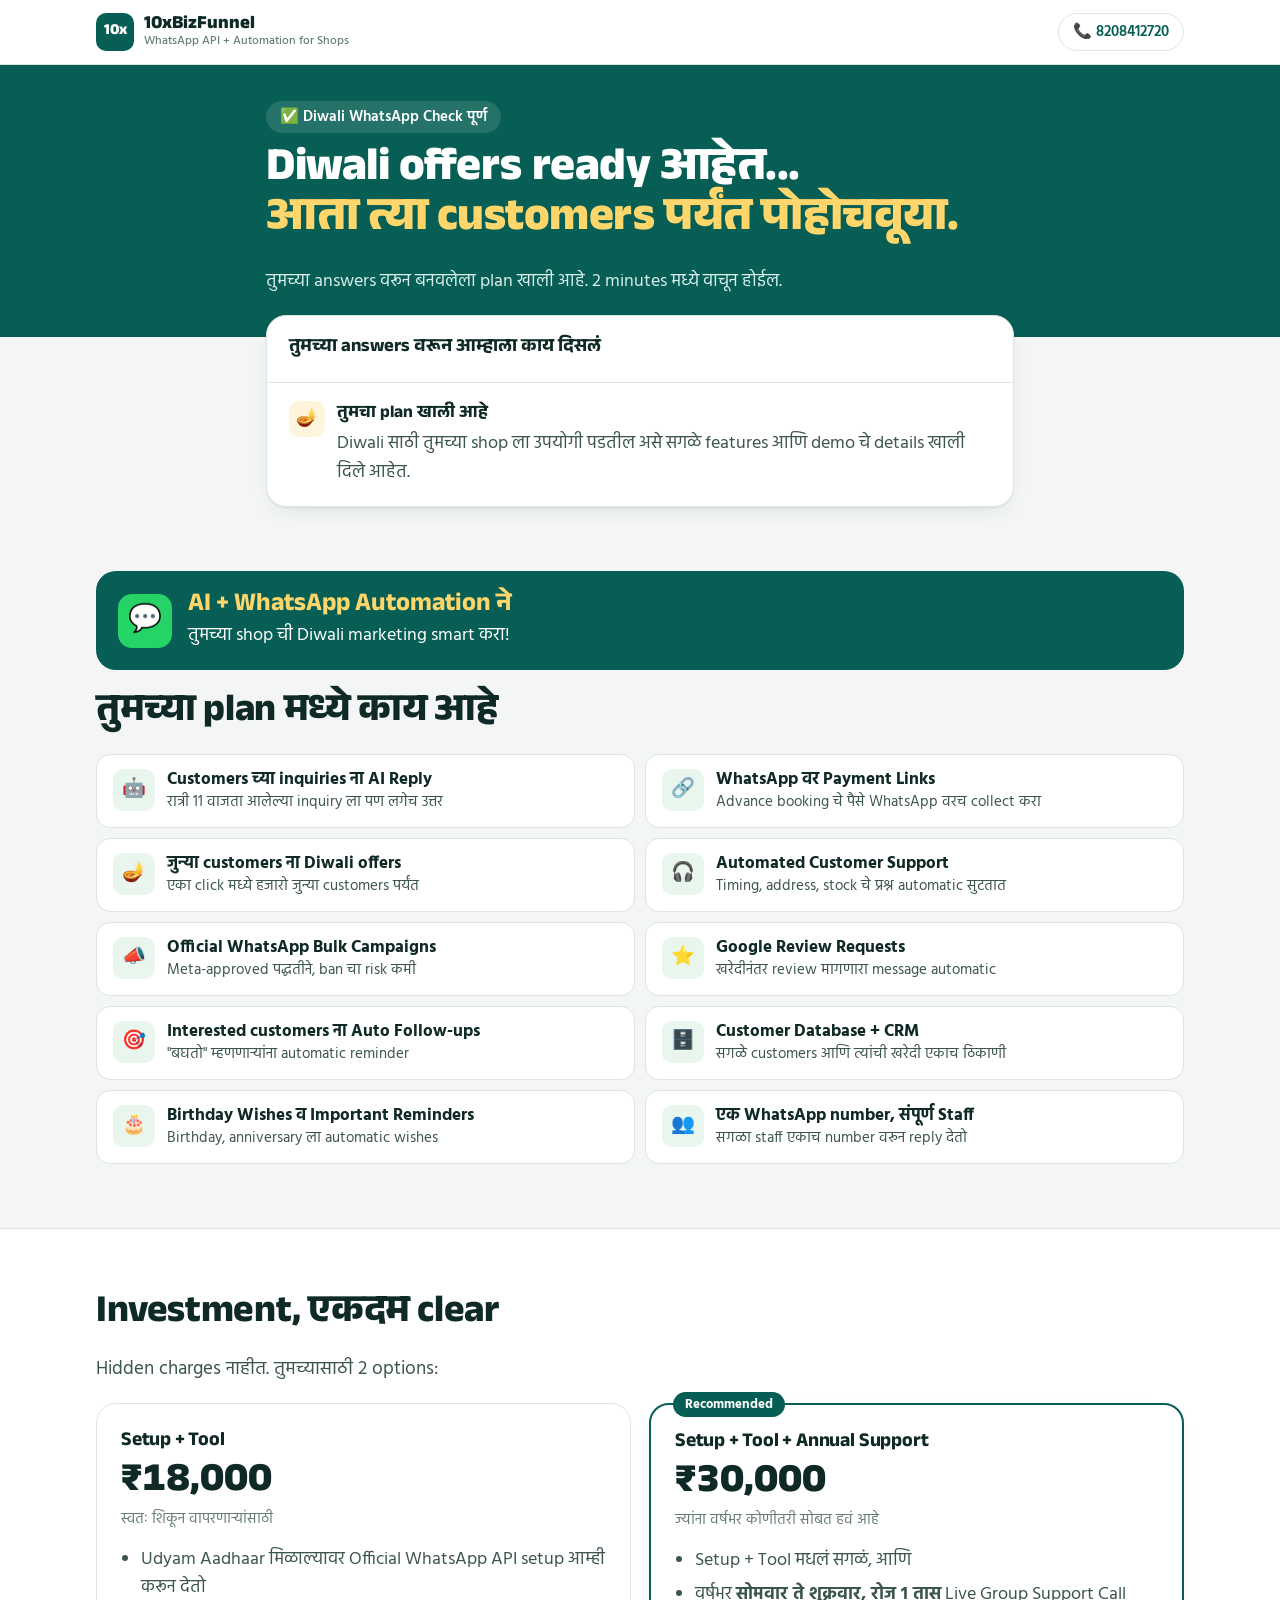
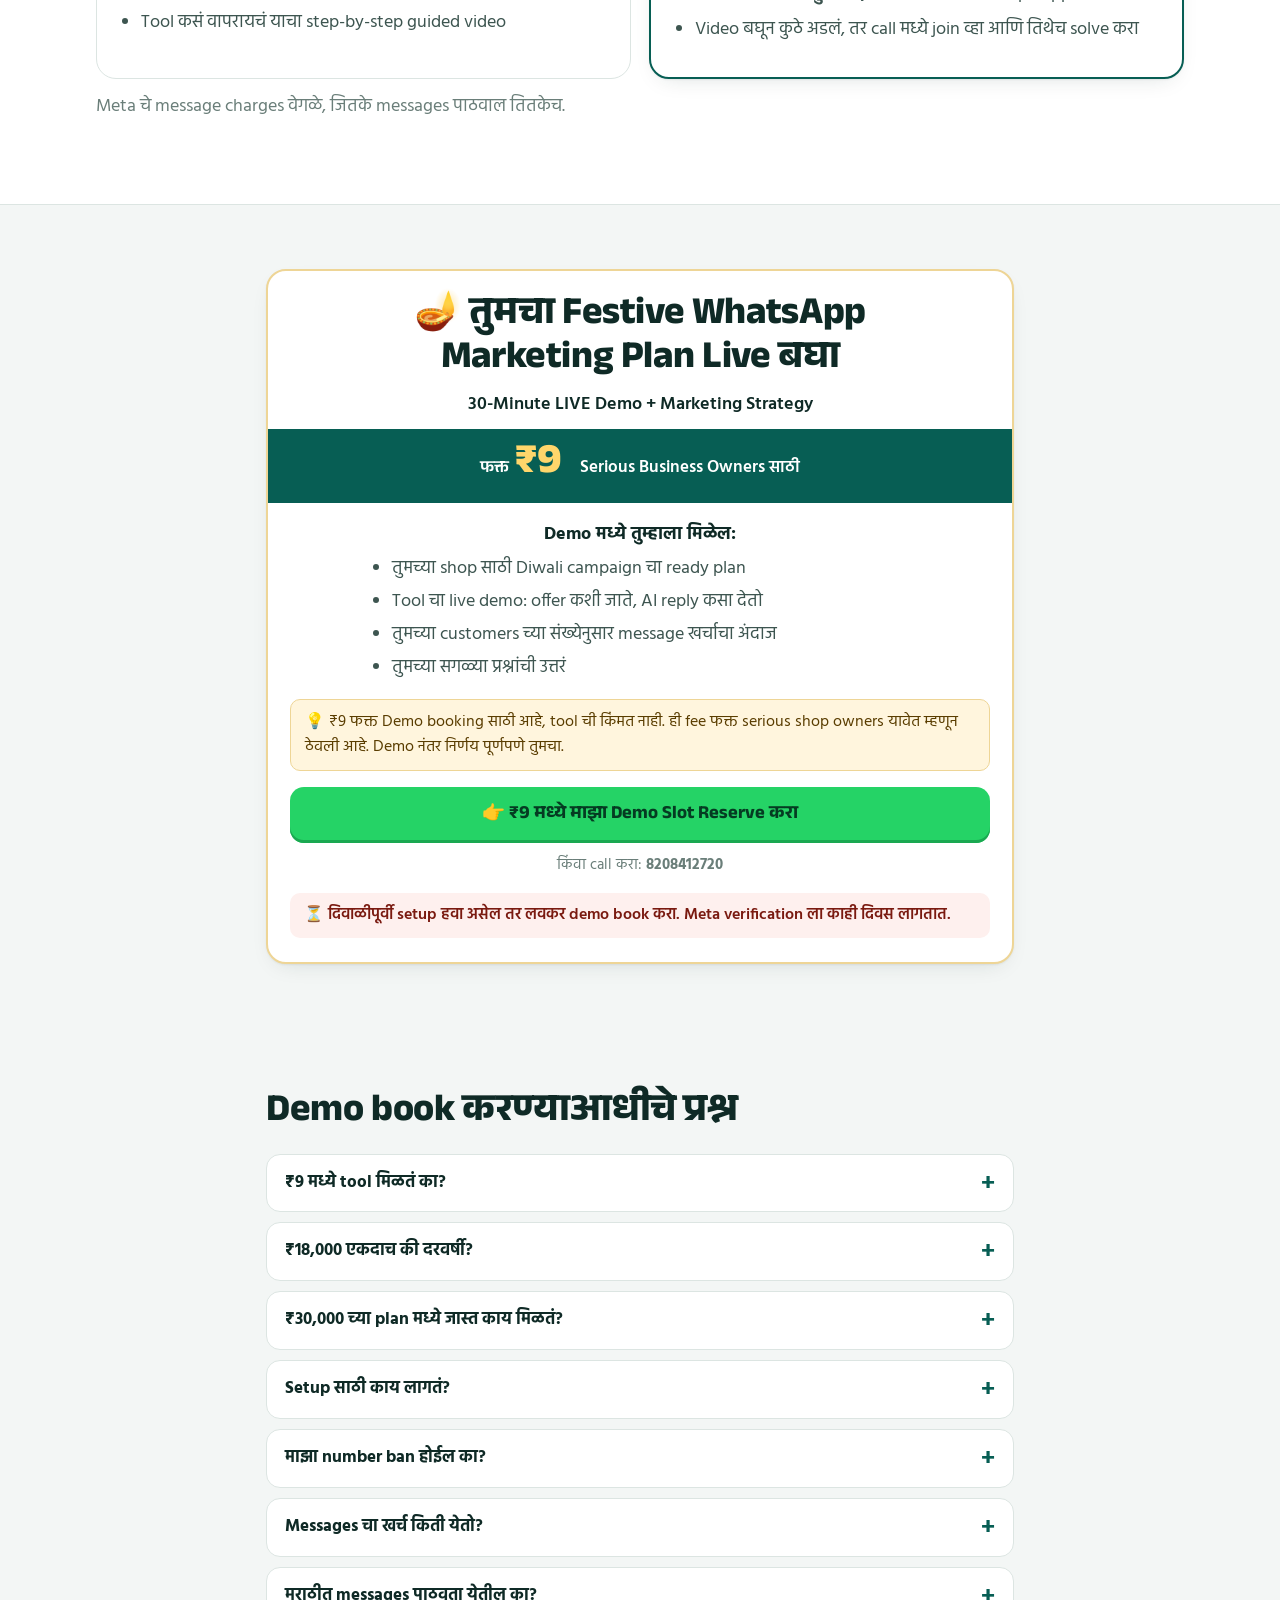
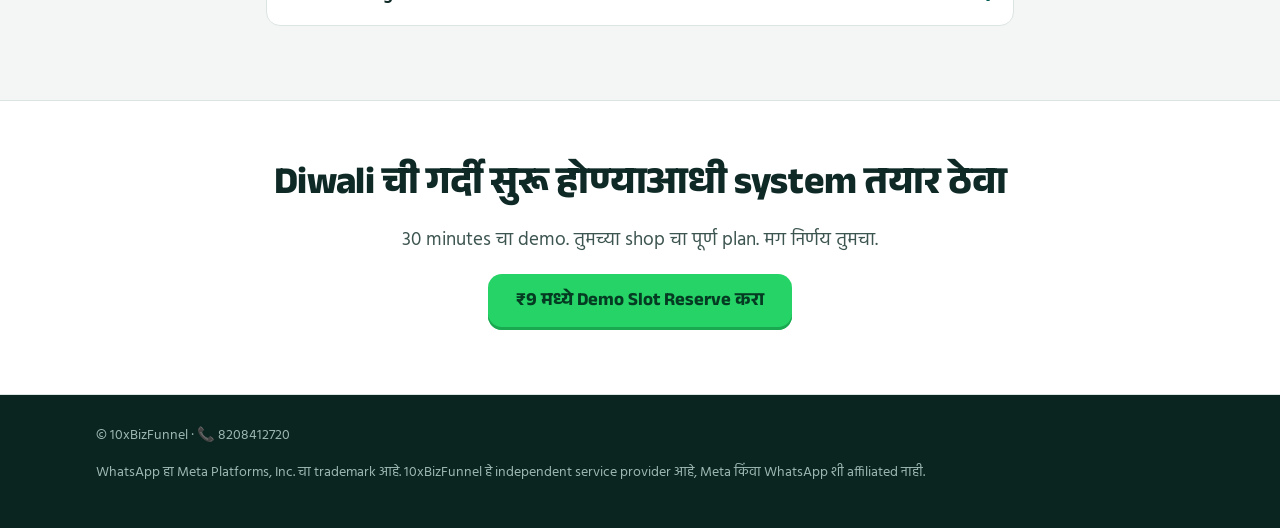
<file: result.html>
<!doctype html>
<html lang="mr">
<head>
<meta charset="utf-8">
<meta name="viewport" content="width=device-width, initial-scale=1, viewport-fit=cover">
<title>तुमचा Diwali WhatsApp Plan | 10xBizFunnel</title>
<meta name="theme-color" content="#075E54">
<meta name="robots" content="noindex">
<link rel="preconnect" href="https://fonts.googleapis.com">
<link rel="preconnect" href="https://fonts.gstatic.com" crossorigin>
<link href="https://fonts.googleapis.com/css2?family=Anek+Devanagari:wght@600;700;800&family=Hind:wght@400;500;600;700&display=swap" rel="stylesheet">
<link rel="stylesheet" href="assets/style.css">
<style>
  .rhead { background: var(--brand); color: #D8EEEA; padding-block: 36px 40px; }
  .rhead h1 { color: #fff; font-size: clamp(1.8rem, 5.4vw, 2.9rem); }
  .rhead .pill { display: inline-block; background: rgba(255,255,255,.12); color: #fff; border-radius: 999px; padding: 4px 14px; font-weight: 600; font-size: .95rem; margin-bottom: 14px; }
  .rhead .l2 { display: block; color: #FFD66B; }
  .diag { background: var(--surface); border: 1px solid var(--line); border-radius: var(--r-lg); box-shadow: var(--shadow); margin-top: -22px; position: relative; }
  .diag-h { padding: 18px 22px; border-bottom: 1px solid var(--line); font-family: var(--font-display); font-weight: 700; font-size: 1.15rem; }
  .finding { display: grid; grid-template-columns: 36px 1fr; gap: 12px; padding: 18px 22px; border-bottom: 1px solid var(--line); }
  .finding:last-child { border-bottom: 0; }
  .finding .ic { width: 36px; height: 36px; border-radius: 10px; display: grid; place-items: center; font-size: 1.1rem; }
  .finding.ok .ic { background: var(--tint); }
  .finding.leak .ic { background: var(--danger-soft); }
  .finding.fix .ic { background: var(--gold-soft); }
  .finding b { display: block; font-family: var(--font-display); font-size: 1.08rem; margin-bottom: 2px; }
  .finding p { margin: 0; color: var(--ink-2); }
  .finding > div { min-width: 0; }
  .demo-list { text-align: left; margin: 0 auto 16px; padding-left: 1.2em; max-width: 30em; color: var(--ink-2); }
  .demo-list li { margin-bottom: 4px; }
</style>
<!-- Meta Pixel Code -->
<script>
!function(f,b,e,v,n,t,s){if(f.fbq)return;n=f.fbq=function(){n.callMethod?
n.callMethod.apply(n,arguments):n.queue.push(arguments)};if(!f._fbq)f._fbq=n;
n.push=n;n.loaded=!0;n.version='2.0';n.queue=[];t=b.createElement(e);t.async=!0;
t.src=v;s=b.getElementsByTagName(e)[0];s.parentNode.insertBefore(t,s)}(window,
document,'script','https://connect.facebook.net/en_US/fbevents.js');
fbq('init', '312533886612641');
fbq('track', 'PageView');
</script>
<noscript><img height="1" width="1" style="display:none" alt=""
src="https://www.facebook.com/tr?id=312533886612641&ev=PageView&noscript=1"></noscript>
<!-- End Meta Pixel Code -->
</head>
<body>

<header class="topbar">
  <div class="wrap">
    <a class="brand" href="index.html" data-brand aria-label="10xBizFunnel"></a>
    <a class="call" data-call href="#">📞 <span data-cfg="phone"></span></a>
  </div>
</header>

<main>
  <section class="rhead">
    <div class="wrap narrow">
      <span class="pill" id="pill">✅ Diwali WhatsApp Check पूर्ण</span>
      <h1 id="rtitle">Diwali offers ready आहेत...<span class="l2">आता त्या customers पर्यंत पोहोचवूया.</span></h1>
      <p style="margin:0" id="rsub">तुमच्या answers वरून बनवलेला plan खाली आहे. 2 minutes मध्ये वाचून होईल.</p>
    </div>
  </section>

  <section class="section" style="padding-top:0">
    <div class="wrap narrow">
      <div class="diag" id="diag">
        <div class="diag-h">तुमच्या answers वरून आम्हाला काय दिसलं</div>
      </div>
    </div>
  </section>

  <section class="section" style="padding-top:0">
    <div class="wrap">
      <div style="background:var(--brand);color:#fff;border-radius:var(--r-lg);padding:20px 22px;display:flex;gap:16px;align-items:center;margin-bottom:22px">
        <span style="flex:none;width:54px;height:54px;border-radius:14px;background:var(--accent);display:grid;place-items:center;font-size:1.7rem" aria-hidden="true">💬</span>
        <div style="min-width:0"><b style="display:block;font-family:var(--font-display);font-size:clamp(1.2rem,3.4vw,1.6rem);line-height:1.2;color:#FFD66B">AI + WhatsApp Automation ने</b><span>तुमच्या shop ची Diwali marketing smart करा!</span></div>
      </div>
      <h2 id="plan-title">तुमच्या plan मध्ये काय आहे</h2>
      <p class="lead" id="plan-sub">⭐ खूण केलेले features तुमच्या shop साठी सगळ्यात आधी लागू करायचे आहेत.</p>
      <div class="features" id="features"></div>
    </div>
  </section>

  <!-- PRICING -->
  <section class="section section-white" id="pricing">
    <div class="wrap">
      <h2>Investment, एकदम clear</h2>
      <p class="lead">Hidden charges नाहीत. तुमच्यासाठी 2 options:</p>
      <div class="plans">
        <div class="plan">
          <h3>Setup + Tool</h3>
          <div class="amt" data-cfg="priceBasic"></div>
          <div class="per">स्वतः शिकून वापरणाऱ्यांसाठी</div>
          <ul>
            <li>Udyam Aadhaar मिळाल्यावर Official WhatsApp API setup आम्ही करून देतो</li>
            <li>Tool कसं वापरायचं याचा step-by-step guided video</li>
          </ul>
        </div>
        <div class="plan pro">
          <span class="tag">Recommended</span>
          <h3>Setup + Tool + Annual Support</h3>
          <div class="amt" data-cfg="pricePro"></div>
          <div class="per">ज्यांना वर्षभर कोणीतरी सोबत हवं आहे</div>
          <ul>
            <li>Setup + Tool मधलं सगळं, आणि</li>
            <li>वर्षभर <b><span data-cfg="supportCallTime"></span></b> Live Group Support Call</li>
            <li>Video बघून कुठे अडलं, तर call मध्ये join व्हा आणि तिथेच solve करा</li>
          </ul>
        </div>
      </div>
      <p class="muted" style="margin-top:14px">Meta चे message charges वेगळे, जितके messages पाठवाल तितकेच.</p>
    </div>
  </section>

  <!-- DEMO BOX (mirrors the ad) -->
  <section class="section" id="demo">
    <div class="wrap narrow">
      <div class="demo-box">
        <div class="top">
          <h2 style="margin-bottom:.2em">🪔 तुमचा Festive WhatsApp Marketing Plan Live बघा</h2>
          <p style="font-weight:600;font-size:1.1rem;margin:0">30-Minute LIVE Demo + Marketing Strategy</p>
        </div>
        <div class="price-bar">
          <span class="p9"><small>फक्त</small><span data-cfg="demoPrice"></span></span>
          <span class="who">Serious Business Owners साठी</span>
        </div>
        <div class="bottom">
          <p style="font-weight:700;margin-bottom:6px">Demo मध्ये तुम्हाला मिळेल:</p>
          <ul class="demo-list">
            <li id="demo-l1">तुमच्या shop साठी Diwali campaign चा ready plan</li>
            <li>Tool चा live demo: offer कशी जाते, AI reply कसा देतो</li>
            <li>तुमच्या customers च्या संख्येनुसार message खर्चाचा अंदाज</li>
            <li>तुमच्या सगळ्या प्रश्नांची उत्तरं</li>
          </ul>
          <p class="clarify">💡 <span data-cfg="demoPrice"></span> फक्त Demo booking साठी आहे, tool ची किंमत नाही. ही fee फक्त serious shop owners यावेत म्हणून ठेवली आहे. Demo नंतर निर्णय पूर्णपणे तुमचा.</p>
          <a class="btn btn-block" id="demo-btn" href="#">👉 ₹9 मध्ये माझा Demo Slot Reserve करा</a>
          <p class="muted" style="margin:10px 0 0;font-size:.95rem">किंवा call करा: <b><span data-cfg="phone"></span></b></p>
          <div class="deadline">⏳ <span data-cfg="deadlineText"></span></div>
        </div>
      </div>
    </div>
  </section>

  <section class="section section-white" data-testimonials>
    <div class="wrap">
      <h2>Shop owners काय म्हणतात</h2>
      <div class="testis"></div>
    </div>
  </section>

  <section class="section">
    <div class="wrap narrow faq">
      <h2>Demo book करण्याआधीचे प्रश्न</h2>
      <details><summary>₹9 मध्ये tool मिळतं का?</summary><p>नाही. ₹9 फक्त 30 minutes च्या Live Demo ची booking fee आहे. Tool <span data-cfg="priceBasic"></span> पासून सुरू होतं.</p></details>
      <details><summary><span data-cfg="priceBasic"></span> एकदाच की दरवर्षी?</summary><p>Setup आणि tool ची पूर्ण किंमत, renewal आहे का, हे सगळं demo मध्ये लेखी clear करू.</p></details>
      <details><summary><span data-cfg="pricePro"></span> च्या plan मध्ये जास्त काय मिळतं?</summary><p>वर्षभर <span data-cfg="supportCallTime"></span> Live Group Support Call. Video बघून काही अडलं तर call मध्ये join होऊन लगेच उत्तर मिळतं.</p></details>
      <details><summary>Setup साठी काय लागतं?</summary><p>तुमचा Udyam Aadhaar. तो मिळाला की आम्ही तुमचा WhatsApp API setup करून देतो.</p></details>
      <details><summary>माझा number ban होईल का?</summary><p>Official WhatsApp API ही Meta ची approved पद्धत आहे. Personal WhatsApp वरून bulk पाठवण्यापेक्षा खूप सुरक्षित. Meta चे rules कसे follow करायचे ते आम्ही शिकवतो.</p></details>
      <details><summary>Messages चा खर्च किती येतो?</summary><p>Meta प्रत्येक message चा छोटा charge घेतो, तो वेगळा असतो. तुमच्या customers च्या संख्येनुसार अंदाज demo मध्ये काढून देऊ.</p></details>
      <details><summary>मराठीत messages पाठवता येतील का?</summary><p>हो. मराठी, हिंदी, English, कुठल्याही भाषेत.</p></details>
    </div>
  </section>

  <section class="section section-white">
    <div class="wrap narrow center">
      <h2>Diwali ची गर्दी सुरू होण्याआधी system तयार ठेवा</h2>
      <p class="lead" style="margin-inline:auto">30 minutes चा demo. तुमच्या shop चा पूर्ण plan. मग निर्णय तुमचा.</p>
      <a class="btn" href="#demo">₹9 मध्ये Demo Slot Reserve करा</a>
    </div>
  </section>
</main>

<footer class="footer">
  <div class="wrap">
    <p>© 10xBizFunnel · 📞 <span data-cfg="phone"></span></p>
    <p>WhatsApp हा Meta Platforms, Inc. चा trademark आहे. 10xBizFunnel हे independent service provider आहे, Meta किंवा WhatsApp शी affiliated नाही.</p>
  </div>
</footer>

<div class="sticky-cta"><a class="btn" href="#demo">₹9 मध्ये Demo Slot Reserve करा</a></div>

<script src="assets/config.js"></script>
<script src="assets/common.js"></script>
<script>
(function () {
  var C = window.FUNNEL_CONFIG || {}, esc = window.FUNNEL.esc;
  var p = new URLSearchParams(location.search);
  var lead = null; try { lead = JSON.parse(localStorage.getItem("wa_quiz_lead") || "null"); } catch (e) {}
  lead = lead || {};
  var biz = p.get("biz") || lead.business_type || "";
  var name = p.get("n") || lead.first_name || "";
  var shop = biz && biz !== "Other" ? biz + " shop" : "shop";

  // Header
  if (name) {
    document.getElementById("rtitle").innerHTML = esc(name) + " जी, हा तुमच्या " + esc(shop) + " चा<span class=\"l2\">Diwali WhatsApp Plan</span>";
  }

  // Diagnosis — built only from the visitor's own answers
  var DB = {
    "500 पेक्षा कमी": ["ok", "📇", "तुमच्याकडे 500 पेक्षा कमी customers चे numbers आहेत", "List वाढवायची हीच best वेळ आहे. Diwali च्या प्रत्येक bill सोबत customer चा WhatsApp number घ्या, पुढच्या season ला तेच तुमचे repeat customers."],
    "500 ते 2,000": ["ok", "📇", "तुमच्याकडे 500 ते 2,000 customers चे numbers आहेत", "व्यवस्थित वापरली तर Diwali च्या repeat sales साठी ही list पुरेशी आहे. प्रश्न फक्त त्यांच्यापर्यंत offer पोहोचवण्याचा आहे."],
    "2,000 ते 10,000": ["ok", "📇", "तुमच्याकडे 2,000 ते 10,000 customers चे numbers आहेत", "ही तुमची सगळ्यात मोठी asset आहे. अनेक shops अशी list असूनही Diwali ला ती पूर्ण वापरत नाहीत."],
    "10,000 पेक्षा जास्त": ["ok", "📇", "तुमच्याकडे 10,000 पेक्षा जास्त customers चे numbers आहेत", "एवढी मोठी list manually handle करणं शक्यच नाही. इथे automation शिवाय दुसरा पर्याय नाही."]
  };
  var METHOD = {
    "Personal WhatsApp वरून एकेकाला": ["leak", "⚠️", "Leak: offers एकेकाला पाठवल्या जातात", "दिवसभर पाठवत बसलात तरी बहुतेक customers पर्यंत offer पोहोचतच नाही. आणि personal number वरून bulk पाठवलं तर ban होण्याचा risk."],
    "WhatsApp Broadcast list": ["leak", "⚠️", "Leak: Broadcast फक्त काही customers पर्यंत पोहोचतो", "Broadcast message फक्त त्यांनाच मिळतो ज्यांनी तुमचा number save केला आहे. बाकी customers ना तुमची Diwali offer दिसतच नाही."],
    "SMS": ["leak", "⚠️", "Leak: SMS वर customer reply करू शकत नाही", "SMS मध्ये photo, catalog किंवा payment link जात नाही, आणि customer तिथून लगेच बोलू शकत नाही. Interest असूनही sale अडकते."],
    "अजून काहीच पाठवत नाही": ["leak", "⚠️", "Leak: जुन्या customers ना कोणीच आठवण करून देत नाही", "या Diwali ला त्यांच्या phone वर इतर shops च्या offers येतील. तुमची offer नसेल, तर ते तिकडेच जातील."]
  };
  var PROBLEM = {
    "Inquiries ना वेळेवर reply देता येत नाही": { fx: ["ai", "support"], txt: "Inquiries ना वेळेवर reply: AI Reply आणि Automated Support रात्रीसुद्धा लगेच उत्तर देतात, म्हणजे customer दुसरीकडे जात नाही." },
    "जुने customers परत येत नाहीत": { fx: ["offers", "bday"], txt: "जुने customers परत आणणे: एका click मध्ये सगळ्यांना Diwali offer, आणि birthday/anniversary ला automatic reminder." },
    "Staff ला सगळं manage होत नाही": { fx: ["staff", "crm"], txt: "Staff वरचा load: एक WhatsApp number वरून पूर्ण staff काम करतो, आणि सगळे chats एका CRM मध्ये तुम्हाला दिसतात." },
    "Payment आणि follow-up राहून जातं": { fx: ["pay", "follow"], txt: "Payment आणि follow-up: WhatsApp वरच payment link, आणि \"बघतो\" म्हणणाऱ्यांना automatic follow-up." }
  };
  var rows = [];
  if (DB[lead.customer_database_size]) rows.push(DB[lead.customer_database_size]);
  if (METHOD[lead.current_offer_method]) rows.push(METHOD[lead.current_offer_method]);
  var prob = PROBLEM[lead.diwali_main_problem];
  if (prob) rows.push(["fix", "🛠️", "तुमच्या सगळ्यात मोठ्या problem चं solution", prob.txt]);
  var diag = document.getElementById("diag");
  if (rows.length) {
    diag.insertAdjacentHTML("beforeend", rows.map(function (r) {
      return '<div class="finding ' + r[0] + '"><span class="ic">' + r[1] + '</span><div><b>' + esc(r[2]) + '</b><p>' + esc(r[3]) + '</p></div></div>';
    }).join(""));
  } else {
    diag.insertAdjacentHTML("beforeend", '<div class="finding fix"><span class="ic">🪔</span><div><b>तुमचा plan खाली आहे</b><p>Diwali साठी तुमच्या shop ला उपयोगी पडतील असे सगळे features आणि demo चे details खाली दिले आहेत.</p></div></div>');
  }

  // Features — same 10 as the ad creative; starred by problem + business type
  var F = [
    { id: "ai", e: "🤖", t: "Customers च्या inquiries ना AI Reply", d: "रात्री 11 वाजता आलेल्या inquiry ला पण लगेच उत्तर" },
    { id: "pay", e: "🔗", t: "WhatsApp वर Payment Links", d: "Advance booking चे पैसे WhatsApp वरच collect करा" },
    { id: "offers", e: "🪔", t: "जुन्या customers ना Diwali offers", d: "एका click मध्ये हजारो जुन्या customers पर्यंत" },
    { id: "support", e: "🎧", t: "Automated Customer Support", d: "Timing, address, stock चे प्रश्न automatic सुटतात" },
    { id: "bulk", e: "📣", t: "Official WhatsApp Bulk Campaigns", d: "Meta-approved पद्धतीने, ban चा risk कमी" },
    { id: "reviews", e: "⭐", t: "Google Review Requests", d: "खरेदीनंतर review मागणारा message automatic" },
    { id: "follow", e: "🎯", t: "Interested customers ना Auto Follow-ups", d: "\"बघतो\" म्हणणाऱ्यांना automatic reminder" },
    { id: "crm", e: "🗄️", t: "Customer Database + CRM", d: "सगळे customers आणि त्यांची खरेदी एकाच ठिकाणी" },
    { id: "bday", e: "🎂", t: "Birthday Wishes व Important Reminders", d: "Birthday, anniversary ला automatic wishes" },
    { id: "staff", e: "👥", t: "एक WhatsApp number, संपूर्ण Staff", d: "सगळा staff एकाच number वरून reply देतो" }
  ];
  var BIZ = {
    "Jewellery": ["pay", "offers", "bday"], "Saree": ["offers", "ai", "follow"], "Clothing": ["offers", "ai", "follow"],
    "Electronics": ["support", "bday", "reviews"], "Home Appliances": ["support", "bday", "reviews"], "Furniture": ["follow", "pay", "reviews"]
  };
  var stars = [];
  (prob ? prob.fx : []).concat(BIZ[biz] || []).forEach(function (id) { if (stars.indexOf(id) < 0 && stars.length < 3) stars.push(id); });
  if (!stars.length) document.getElementById("plan-sub").classList.add("hidden");
  if (biz && biz !== "Other") document.getElementById("plan-title").textContent = "तुमच्या " + biz + " shop च्या plan मध्ये काय आहे";
  var ordered = F.filter(function (f) { return stars.indexOf(f.id) > -1; }).concat(F.filter(function (f) { return stars.indexOf(f.id) < 0; }));
  document.getElementById("features").innerHTML = ordered.map(function (f) {
    var s = stars.indexOf(f.id) > -1;
    return '<div class="feature' + (s ? " star" : "") + '"><span class="ic">' + f.e + '</span><div><b>' + esc(f.t) + '</b><span>' + esc(f.d) + '</span>' +
      (s ? '<span class="badge">⭐ तुमच्यासाठी सगळ्यात आधी</span>' : "") + '</div></div>';
  }).join("");
  if (biz && biz !== "Other") document.getElementById("demo-l1").textContent = "तुमच्या " + biz + " shop साठी Diwali campaign चा ready plan";

  // Demo button
  var btn = document.getElementById("demo-btn");
  if (C.demoPaymentUrl) {
    btn.href = C.demoPaymentUrl;
    btn.target = "_blank"; btn.rel = "noopener";
  } else {
    btn.href = window.FUNNEL.waLink("नमस्कार, मला ₹9 Demo slot reserve करायचा आहे." + (lead.full_name ? " नाव: " + lead.full_name + ", Shop: " + lead.business_name + ", शहर: " + lead.city : ""));
    btn.target = "_blank"; btn.rel = "noopener";
  }
  btn.addEventListener("click", function () { window.fbq && window.fbq("track", "InitiateCheckout", { content_name: "₹9 Demo", value: 9, currency: "INR" }); });
})();
</script>
</body>
</html>
</file>
<file: assets/style.css>
/* 10xBizFunnel — WhatsApp API Smart Funnel
   Layout concept: a professional "shop diagnostic" — clean white report surfaces on a
   pale green-grey ground, deep WhatsApp teal for authority, WhatsApp green only for
   action, a small Diwali gold for offers/urgency. The quiz is a one-question-per-screen
   assessment, not a chat. */

:root {
  --bg: #F3F6F5;
  --surface: #FFFFFF;
  --ink: #0F2A26;
  --ink-2: #3D5550;
  --muted: #6A7E79;
  --line: #DCE5E2;
  --brand: #075E54;
  --brand-2: #0B4A43;
  --accent: #25D366;
  --accent-press: #1AA851;
  --accent-ink: #053B22;
  --tint: #E8F6EE;
  --gold: #B87A06;
  --gold-soft: #FFF5DD;
  --gold-line: #EED596;
  --danger: #B42318;
  --danger-soft: #FEF0EE;

  --font-display: "Anek Devanagari", "Hind", system-ui, sans-serif;
  --font-body: "Hind", "Noto Sans Devanagari", system-ui, sans-serif;

  --r-sm: 10px;
  --r-md: 14px;
  --r-lg: 20px;
  --shadow: 0 1px 2px rgba(15, 42, 38, 0.06), 0 8px 24px -12px rgba(15, 42, 38, 0.18);
  color-scheme: light;
}

* { box-sizing: border-box; }
html { -webkit-text-size-adjust: 100%; scroll-behavior: smooth; }
@media (prefers-reduced-motion: reduce) {
  html { scroll-behavior: auto; }
  *, *::before, *::after { animation: none !important; transition: none !important; }
}
body {
  margin: 0; background: var(--bg); color: var(--ink);
  font-family: var(--font-body); font-size: 18px; line-height: 1.6;
}
img { max-width: 100%; display: block; }
a { color: var(--brand); }
:focus-visible { outline: 3px solid var(--gold); outline-offset: 2px; border-radius: 6px; }

h1, h2, h3 { font-family: var(--font-display); color: var(--ink); margin: 0 0 .45em; text-wrap: balance; letter-spacing: -0.01em; }
h1 { font-size: clamp(2.05rem, 6vw, 3.5rem); line-height: 1.08; font-weight: 800; }
h2 { font-size: clamp(1.6rem, 4.2vw, 2.4rem); line-height: 1.15; font-weight: 750; }
h3 { font-size: 1.22rem; line-height: 1.3; font-weight: 700; }
p { margin: 0 0 1em; }

.wrap {
  max-width: 1120px; margin: 0 auto;
  padding-left: max(16px, env(safe-area-inset-left, 0px));
  padding-right: max(16px, env(safe-area-inset-right, 0px));
}
.narrow { max-width: 780px; }
.center { text-align: center; }
.muted { color: var(--muted); }

/* ---------- Header ---------- */
.topbar { position: sticky; top: env(safe-area-inset-top, 0px); z-index: 20; background: var(--surface); border-bottom: 1px solid var(--line); }
.topbar .wrap { display: flex; align-items: center; gap: 12px; min-height: 64px; }
.brand { display: flex; align-items: center; gap: 10px; color: var(--ink); text-decoration: none; }
.brand-mark { width: 38px; height: 38px; border-radius: 10px; background: var(--brand); color: #fff;
  display: grid; place-items: center; font-family: var(--font-display); font-weight: 800; font-size: .95rem; }
.brand-name { font-family: var(--font-display); font-weight: 800; font-size: 1.15rem; line-height: 1.05; }
.brand-sub { display: block; font-family: var(--font-body); font-weight: 500; font-size: .78rem; color: var(--muted); }
.brand img { height: 38px; width: auto; }
.topbar .call { margin-left: auto; color: var(--brand); text-decoration: none; font-weight: 600; font-size: .95rem;
  padding: 6px 14px; border-radius: 999px; border: 1px solid var(--line); white-space: nowrap; }

.strip { background: var(--brand); color: #E6F4F1; text-align: center; font-weight: 500; font-size: .95rem;
  padding-block: 8px; }

/* ---------- Buttons ---------- */
.btn {
  display: inline-flex; align-items: center; justify-content: center; gap: 10px;
  font-family: var(--font-display); font-weight: 700; font-size: 1.15rem; line-height: 1.2;
  min-height: 56px; padding: 12px 28px; border-radius: var(--r-md);
  background: var(--accent); color: var(--accent-ink); text-decoration: none; border: 0; cursor: pointer;
  box-shadow: inset 0 -3px 0 var(--accent-press);
  transition: background .15s ease, transform .08s ease;
}
.btn:hover { background: #2FDD71; }
.btn:active { transform: translateY(1px); }
.btn[disabled] { opacity: .7; cursor: progress; }
.btn-block { width: 100%; }
.btn-dark { background: var(--brand); color: #fff; box-shadow: inset 0 -3px 0 var(--brand-2); }
.btn-dark:hover { background: #0A6B60; }
.btn-line { background: var(--surface); color: var(--brand); box-shadow: inset 0 0 0 1.5px var(--line); }
.btn-line:hover { background: var(--tint); }
.reassure { display: flex; flex-wrap: wrap; gap: 6px 18px; margin: 14px 0 0; padding: 0; list-style: none; color: var(--ink-2); font-size: .95rem; }
.reassure li::before { content: "✓ "; color: var(--accent-press); font-weight: 700; }

/* ---------- Sections ---------- */
.section { padding-block: 64px; }
.section-white { background: var(--surface); border-block: 1px solid var(--line); }
.section-brand { background: var(--brand); color: #D8EEEA; }
.section-brand h2, .section-brand h3 { color: #fff; }
.lead { font-size: 1.16rem; color: var(--ink-2); max-width: 40em; }
.section-brand .lead { color: #C3E3DD; }
.kicker { font-family: var(--font-display); font-weight: 700; color: var(--brand); font-size: 1.02rem; margin-bottom: .4em; }

/* ---------- Hero ---------- */
.hero { padding-block: 44px 56px; }
.hero-grid { display: grid; gap: 36px; align-items: center; }
@media (min-width: 940px) { .hero-grid { grid-template-columns: 1.15fr .85fr; } }
.hero-grid > * { min-width: 0; }
.hero h1 .l2 { display: block; color: var(--brand); }
.hero .lead { margin-top: 14px; }

/* Quiz teaser card in hero */
.qcard { background: var(--surface); border-radius: var(--r-lg); box-shadow: var(--shadow); border: 1px solid var(--line); overflow: hidden; }
.qcard-head { display: flex; justify-content: space-between; align-items: center; gap: 10px; padding: 14px 18px; border-bottom: 1px solid var(--line); font-size: .9rem; color: var(--muted); }
.qcard-head b { color: var(--brand); font-family: var(--font-display); font-size: 1rem; }
.qcard-body { padding: 18px; }
.qcard-body h3 { font-size: 1.35rem; margin-bottom: 12px; }
.qgrid { display: grid; grid-template-columns: 1fr 1fr; gap: 8px; }
.qopt { display: flex; align-items: center; gap: 10px; text-decoration: none; color: var(--ink); font-weight: 600; font-size: 1rem;
  border: 1.5px solid var(--line); border-radius: var(--r-sm); padding: 10px 12px; min-height: 48px; background: var(--surface); }
.qopt:hover { border-color: var(--accent); background: var(--tint); }
.qopt .ic { font-size: 1.2rem; }

/* ---------- Pain list ---------- */
.pains { display: grid; gap: 12px; margin: 22px 0; }
@media (min-width: 820px) { .pains { grid-template-columns: 1fr 1fr; } }
.pain { background: var(--surface); border: 1px solid var(--line); border-left: 4px solid var(--danger); border-radius: var(--r-md); padding: 16px 18px; }
.pain b { display: block; font-family: var(--font-display); font-size: 1.1rem; margin-bottom: 2px; }
.pain span { color: var(--ink-2); }
.turn { font-family: var(--font-display); font-size: clamp(1.3rem, 3.4vw, 1.75rem); font-weight: 750; color: var(--brand); margin: 28px 0 0; }

/* ---------- Compare table ---------- */
.table-scroll { overflow-x: auto; }
.compare { width: 100%; border-collapse: separate; border-spacing: 0; background: var(--surface); border-radius: var(--r-lg); overflow: hidden; border: 1px solid var(--line); font-size: 1rem; }
.compare th, .compare td { padding: 14px; text-align: left; vertical-align: top; border-bottom: 1px solid var(--line); }
.compare thead th { font-family: var(--font-display); font-size: 1.02rem; background: var(--bg); }
.compare thead th.us { background: var(--brand); color: #fff; }
.compare td.us { background: #F2FBF6; font-weight: 600; }
.compare tr:last-child td { border-bottom: 0; }
.compare .row-label { font-weight: 600; }
@media (max-width: 640px) {
  .compare thead { display: none; }
  .compare, .compare tbody, .compare tr, .compare td { display: block; width: 100%; }
  .compare tr { border-bottom: 1px solid var(--line); padding-block: 6px; }
  .compare tr:last-child { border-bottom: 0; }
  .compare td { border: 0; padding: 4px 16px; }
  .compare td.row-label { padding-top: 12px; font-family: var(--font-display); font-size: 1.08rem; }
  .compare td[data-k]::before { content: attr(data-k) ": "; color: var(--muted); font-weight: 400; }
  .compare td.us { background: transparent; }
}

/* ---------- Pillars ---------- */
.pillars { display: grid; background: var(--surface); border-radius: var(--r-lg); border: 1px solid var(--line); overflow: hidden; }
@media (min-width: 860px) { .pillars { grid-template-columns: repeat(3, 1fr); } }
.pillar { padding: 26px 24px; border-bottom: 1px solid var(--line); }
@media (min-width: 860px) { .pillar { border-bottom: 0; border-right: 1px solid var(--line); } .pillar:last-child { border-right: 0; } }
.pillar:last-child { border-bottom: 0; }
.pillar p { color: var(--ink-2); margin: 0; }
.pillar .ic { font-size: 1.6rem; margin-bottom: 6px; }

/* ---------- Features (mirrors the ad creative) ---------- */
.features { display: grid; gap: 10px; }
@media (min-width: 760px) { .features { grid-template-columns: 1fr 1fr; } }
.feature { display: grid; grid-template-columns: 42px 1fr; gap: 12px; align-items: start;
  background: var(--surface); border-radius: var(--r-md); padding: 14px 16px; border: 1px solid var(--line); }
.feature .ic { width: 42px; height: 42px; border-radius: 10px; background: var(--tint); display: grid; place-items: center; font-size: 1.2rem; }
.feature b { display: block; font-size: 1.05rem; line-height: 1.3; }
.feature span { color: var(--ink-2); font-size: .96rem; line-height: 1.45; display: block; }
.feature.star { border-color: var(--gold-line); background: #FFFCF4; }
.feature .badge { display: inline-block; margin-top: 6px; font-size: .78rem; font-weight: 700; color: var(--gold);
  background: var(--gold-soft); border: 1px solid var(--gold-line); border-radius: 6px; padding: 0 8px; }

/* ---------- Fit ---------- */
.fit { display: grid; gap: 14px; }
@media (min-width: 760px) { .fit { grid-template-columns: 1fr 1fr; } }
.fit-col { border-radius: var(--r-lg); padding: 22px 22px 12px; background: var(--surface); border: 1px solid var(--line); }
.fit-col.yes { border-top: 4px solid var(--accent); }
.fit-col.no { border-top: 4px solid var(--danger); }
.fit-col ul { list-style: none; padding: 0; margin: 0; }
.fit-col li { padding: 0 0 10px 28px; position: relative; color: var(--ink-2); }
.fit-col.yes li::before { content: "✓"; position: absolute; left: 4px; color: var(--accent-press); font-weight: 800; }
.fit-col.no li::before { content: "✕"; position: absolute; left: 4px; color: var(--danger); font-weight: 800; }

/* ---------- Price note ---------- */
.price-note { background: var(--surface); border-radius: var(--r-lg); padding: 26px; border: 1px solid var(--line); display: grid; gap: 16px; align-items: center; }
@media (min-width: 820px) { .price-note { grid-template-columns: 1fr auto; } }
.price-note .big { font-family: var(--font-display); font-weight: 800; font-size: clamp(1.5rem, 4vw, 2rem); color: var(--brand); line-height: 1.15; margin: 0; }

/* ---------- Company ---------- */
.company { display: grid; gap: 26px; }
.company-intro { display: grid; gap: 18px; align-items: start; }
@media (min-width: 760px) { .company-intro { grid-template-columns: 84px 1fr; } }
.company-intro > * { min-width: 0; }
.company-mark { width: 84px; height: 84px; border-radius: 22px; background: var(--accent); color: var(--accent-ink);
  display: grid; place-items: center; font-family: var(--font-display); font-weight: 800; font-size: 1.9rem; }
.company-points { display: grid; gap: 1px; background: rgba(255,255,255,.14); border-radius: var(--r-lg); overflow: hidden; }
@media (min-width: 760px) { .company-points { grid-template-columns: repeat(3, 1fr); } }
.company-points > div { background: var(--brand); padding: 18px 20px; }
.company-points b { display: block; color: #fff; font-family: var(--font-display); font-size: 1.12rem; }
.company-points span { color: #C3E3DD; }
.contact-row { display: flex; flex-wrap: wrap; gap: 10px; align-items: center; }
.phone-text { font-family: var(--font-display); font-weight: 700; font-size: 1.3rem; color: #fff; user-select: all; }

/* ---------- Testimonials ---------- */
.testis { display: grid; gap: 14px; }
@media (min-width: 860px) { .testis { grid-template-columns: repeat(3, 1fr); } }
.testi { background: var(--surface); border-radius: var(--r-lg); padding: 20px; border: 1px solid var(--line); margin: 0; }
.testi .who { display: flex; gap: 12px; align-items: center; margin-top: 12px; }
.testi .who img { width: 48px; height: 48px; border-radius: 50%; object-fit: cover; }
.testi .who small { color: var(--muted); display: block; line-height: 1.3; }

/* ---------- FAQ ---------- */
.faq details { background: var(--surface); border-radius: var(--r-md); border: 1px solid var(--line); margin-bottom: 10px; }
.faq summary { cursor: pointer; padding: 15px 46px 15px 18px; font-weight: 700; font-size: 1.05rem; list-style: none; position: relative; }
.faq summary::-webkit-details-marker { display: none; }
.faq summary::after { content: "+"; position: absolute; right: 18px; top: 10px; font-size: 1.5rem; color: var(--brand); }
.faq details[open] summary::after { content: "–"; }
.faq details p { padding: 0 18px 16px; margin: 0; color: var(--ink-2); }

/* ---------- Pricing ---------- */
.plans { display: grid; gap: 18px; }
@media (min-width: 820px) { .plans { grid-template-columns: 1fr 1fr; } }
.plan { background: var(--surface); border-radius: var(--r-lg); padding: 26px 24px; border: 1px solid var(--line); position: relative; }
.plan.pro { border: 2px solid var(--brand); box-shadow: var(--shadow); }
.plan .tag { position: absolute; top: -13px; left: 22px; background: var(--brand); color: #fff; font-weight: 700; font-size: .82rem; padding: 2px 12px; border-radius: 999px; }
.plan .amt { font-family: var(--font-display); font-size: 2.5rem; font-weight: 800; color: var(--ink); line-height: 1; margin: 6px 0 4px; font-variant-numeric: tabular-nums; }
.plan .per { color: var(--muted); font-size: .92rem; margin-bottom: 14px; }
.plan ul { padding-left: 1.1em; margin: 0; color: var(--ink-2); }
.plan li { margin-bottom: 6px; }

/* ---------- Demo box ---------- */
.demo-box { background: var(--surface); border-radius: var(--r-lg); border: 2px solid var(--gold-line); overflow: hidden; box-shadow: var(--shadow); }
.demo-box .top { padding: 24px 22px 10px; text-align: center; }
.demo-box .price-bar { display: flex; flex-wrap: wrap; align-items: baseline; justify-content: center; gap: 6px 18px; background: var(--brand); color: #fff; padding: 16px 18px; }
.demo-box .p9 { font-family: var(--font-display); font-weight: 800; font-size: 2.6rem; line-height: 1; color: #FFD66B; }
.demo-box .p9 small { font-size: 1.05rem; color: #fff; margin-right: 6px; font-weight: 600; }
.demo-box .who { font-weight: 600; font-size: 1.08rem; }
.demo-box .bottom { padding: 18px 22px 24px; text-align: center; }
.clarify { background: var(--gold-soft); border: 1px solid var(--gold-line); border-radius: var(--r-sm); padding: 10px 14px; font-size: .98rem; color: #5A3D00; margin: 0 0 16px; text-align: left; }
.deadline { background: var(--danger-soft); border-radius: var(--r-sm); padding: 10px 14px; color: #7A1A10; font-weight: 600; margin-top: 16px; text-align: left; font-size: .98rem; }

/* ---------- Footer / sticky ---------- */
.footer { background: #0A2420; color: #9DB8B2; font-size: .88rem; padding-block: 30px 120px; }
.footer a { color: #DFF5EF; }
.sticky-cta { position: fixed; left: 0; right: 0; bottom: 0; z-index: 30;
  padding: 10px max(16px, env(safe-area-inset-right, 0px)) calc(10px + env(safe-area-inset-bottom, 0px)) max(16px, env(safe-area-inset-left, 0px));
  background: rgba(255, 255, 255, .96); border-top: 1px solid var(--line); }
.sticky-cta .btn { width: 100%; max-width: 520px; margin: 0 auto; display: flex; }
@media (min-width: 940px) { .sticky-cta { display: none; } .footer { padding-block: 30px; } }

.hidden { display: none !important; }

@media (max-width: 480px) { .brand-sub { display: none; } }
</file>
